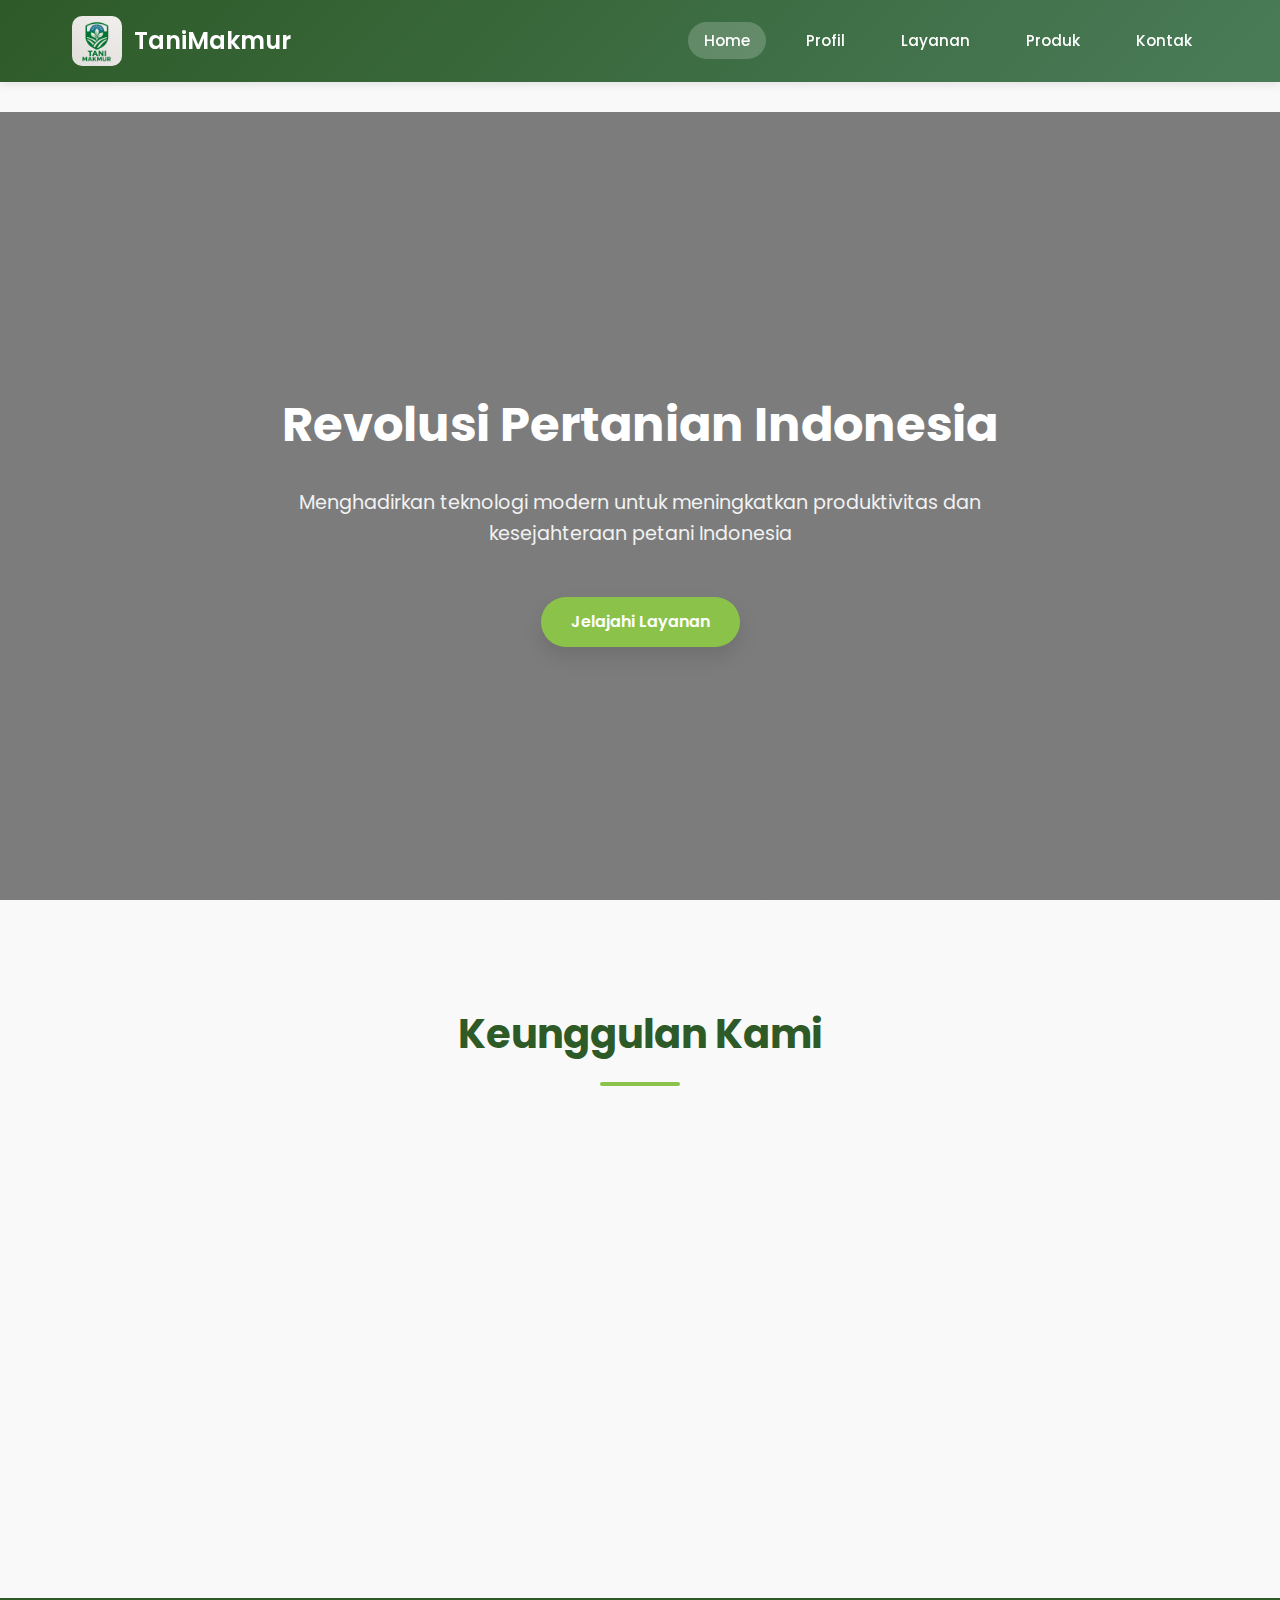
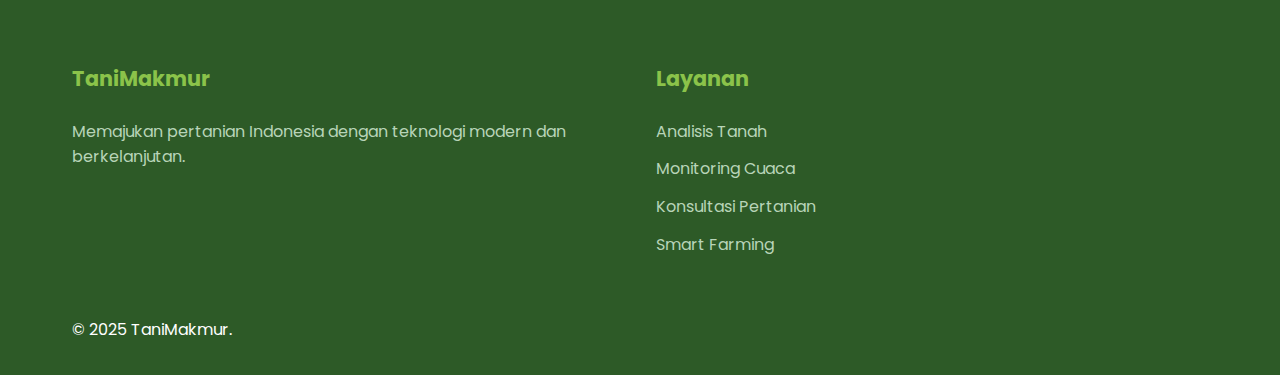
<file: index.html>
<!DOCTYPE html>
<html lang="id">
<head>
    <meta charset="UTF-8">
    <meta name="viewport" content="width=device-width, initial-scale=1.0">
    <meta name="description" content="TaniMakmur - Solusi Pertanian Modern dengan teknologi terkini untuk meningkatkan produktivitas petani">
    <title>TaniMakmur - Solusi Pertanian Modern</title>
    <link rel="preconnect" href="https://fonts.googleapis.com">
    <link rel="preconnect" href="https://fonts.gstatic.com" crossorigin>
    <link href="https://fonts.googleapis.com/css2?family=Poppins:wght@300;400;500;600;700&display=swap" rel="stylesheet">
    <style>
        :root {
            --primary-color: #2d5a27;
            --secondary-color: #4a7c59;
            --accent-color: #8bc34a;
            --text-color: #333;
            --light-text: #b8d4b8;
            --white: #ffffff;
            --light-bg: #f9f9f9;
            --card-shadow: 0 10px 20px rgba(0,0,0,0.1);
            --transition: all 0.3s ease;
        }

        * {
            margin: 0;
            padding: 0;
            box-sizing: border-box;
        }

        body {
            font-family: 'Poppins', sans-serif;
            line-height: 1.6;
            color: var(--text-color);
            overflow-x: hidden;
            background-color: var(--light-bg);
        }

        /* Header */
        header {
            background: linear-gradient(135deg, var(--primary-color), var(--secondary-color));
            color: var(--white);
            padding: 1rem 0;
            position: fixed;
            width: 100%;
            top: 0;
            z-index: 1000;
            box-shadow: 0 2px 10px rgba(0,0,0,0.1);
            transition: var(--transition);
        }

        header.scrolled {
            padding: 0.5rem 0;
        }

        nav {
            display: flex;
            justify-content: space-between;
            align-items: center;
            max-width: 1200px;
            margin: 0 auto;
            padding: 0 2rem;
        }

        .logo {
            display: flex;
            align-items: center;
            font-size: 1.5rem;
            font-weight: 600;
            text-decoration: none;
            color: var(--white);
        }

        .logo-img {
            height: 50px;
            width: 50px;
            margin-right: 0.75rem;
            border-radius: 10px;
            object-fit: contain;
        }

        .nav-links {
            display: flex;
            list-style: none;
            gap: 1.5rem;
        }

        .nav-links a {
            color: var(--white);
            text-decoration: none;
            padding: 0.5rem 1rem;
            border-radius: 25px;
            transition: var(--transition);
            font-weight: 500;
            font-size: 0.95rem;
        }

        .nav-links a:hover, 
        .nav-links a.active {
            background: rgba(255,255,255,0.2);
            transform: translateY(-2px);
        }

        .hamburger {
            display: none;
            cursor: pointer;
            background: none;
            border: none;
            color: var(--white);
            font-size: 1.5rem;
        }

        /* Main Content */
        main {
            margin-top: 80px;
        }

        .page {
            display: none;
            min-height: calc(100vh - 80px);
            padding: 2rem 0;
        }

        .page.active {
            display: block;
        }

        .container {
            max-width: 1200px;
            margin: 0 auto;
            padding: 0 2rem;
        }

        /* Hero Section */
        .hero {
            background: linear-gradient(rgba(0,0,0,0.5), rgba(0,0,0,0.5)), 
                        url('https://deriota.com/img/20230429141448-2023-04-29news141442.jpeg');
            background-size: cover;
            background-position: center;
            background-attachment: fixed;
            height: 90vh;
            display: flex;
            align-items: center;
            justify-content: center;
            text-align: center;
            position: relative;
            color: var(--white);
        }

        .hero-content {
            max-width: 800px;
            padding: 0 1rem;
        }

        .hero-content h1 {
            font-size: 3rem;
            margin-bottom: 1.5rem;
            font-weight: 700;
            animation: fadeIn 1s ease;
        }

        .hero-content p {
            font-size: 1.2rem;
            margin-bottom: 2rem;
            animation: fadeIn 1s ease 0.3s both;
            opacity: 0.9;
        }

        .btn {
            display: inline-block;
            background: var(--accent-color);
            color: var(--white);
            padding: 12px 30px;
            border: none;
            border-radius: 30px;
            font-size: 1rem;
            cursor: pointer;
            text-decoration: none;
            margin-top: 1rem;
            font-weight: 600;
            transition: var(--transition);
            box-shadow: var(--card-shadow);
            animation: fadeIn 1s ease 0.6s both;
        }

        .btn:hover {
            background: var(--secondary-color);
            transform: translateY(-5px);
            box-shadow: 0 15px 25px rgba(0,0,0,0.2);
        }

        /* Features Section */
        .features {
            padding: 5rem 0;
        }

        .features-grid {
            display: grid;
            grid-template-columns: repeat(auto-fit, minmax(280px, 1fr));
            gap: 2rem;
        }

        .feature-card {
            background: var(--white);
            padding: 2rem;
            border-radius: 15px;
            text-align: center;
            transition: var(--transition);
            box-shadow: var(--card-shadow);
        }

        .feature-card:hover {
            transform: translateY(-10px);
            box-shadow: 0 15px 30px rgba(0,0,0,0.15);
        }

        .feature-icon {
            font-size: 3rem;
            margin-bottom: 1.5rem;
            color: var(--primary-color);
        }

        .feature-card h3 {
            margin-bottom: 1rem;
            color: var(--primary-color);
        }

        /* About Page */
        .about-content {
        display: flex;
        flex-direction: column;
        gap: 3rem;
        padding: 4rem 0;

    }


        .about-text1 h2 {
            color: var(--primary-color);
            text-align: top;
            font-size: 2.5rem;
            font-weight: 700px;
            text-align: center;

        }

        .about-text1 h3 {
            color: var(--primary-color);
            text-align: top;
            font-size: 1.5rem;
            font-weight: 700px;
            text-align: center;

        }

        .about-text1 p {
            text-align: left;

        }

       .about-row {
        display: flex;
        gap: 3rem;
        align-items: center;
        justify-content: space-between;

        }

        .about-text2 h2 {
            color: var(--primary-color);
            text-align: top;
            font-size: 1.5rem;
            font-weight: 700px;
            text-align: center;
        }    

        .about-text2 {
        flex: 1;

        }

        .about-img {
        flex: 1;
        margin-bottom: 460px;
        text-align: right;

        }

        .about-img img {
            width: 100%;
            max-width: 400px;
            border-radius: 15px;
            box-shadow: 0 10px 20px rgba(0, 0, 0, 0.1);

        }
        /* Services & Products */
        .services-grid, .products-grid {
            display: grid;
            grid-template-columns: repeat(auto-fit, minmax(300px, 1fr));
            gap: 2rem;
            padding: 2rem 0;
        }

        .service-card, .product-card {
            background: linear-gradient(135deg, var(--secondary-color), var(--primary-color));
            color: var(--white);
            padding: 2rem;
            border-radius: 15px;
            transition: var(--transition);
            box-shadow: var(--card-shadow);
        }

        .service-card:hover, .product-card:hover {
            transform: translateY(-10px);
            box-shadow: 0 15px 30px rgba(0,0,0,0.2);
        }

        .service-card h3, .product-card h3 {
            margin-bottom: 1.5rem;
            font-size: 1.5rem;
            font-weight: 600;
        }

        .service-card ul, .product-card ul {
            margin-top: 1rem;
            padding-left: 1.5rem;
        }

        .service-card li, .product-card li {
            margin-bottom: 0.5rem;
        }

        /* Footer */
        footer {
            background: var(--primary-color);
            color: var(--white);
            padding: 4rem 0 2rem;
            margin-top: 4rem;
        }

        .footer-content {
            display: grid;
            grid-template-columns: repeat(auto-fit, minmax(250px, 1fr));
            gap: 2rem;
            margin-bottom: 3rem;
        }

        .footer-section h3 {
            margin-bottom: 1.5rem;
            color: var(--accent-color);
            font-size: 1.3rem;
        }

        .footer-section p, 
        .footer-section a {
            color: var(--light-text);
            text-decoration: none;
            transition: var(--transition);
            margin-bottom: 0.75rem;
            display: block;
        }

        .footer-section a:hover {
            color: var(--white);
            transform: translateX(5px);
        }


        /* Animations */
        @keyframes fadeIn {
            from {
                opacity: 0;
                transform: translateY(20px);
            }
            to {
                opacity: 1;
                transform: translateY(0);
            }
        }

        @keyframes slideInLeft {
            from {
                opacity: 0;
                transform: translateX(-50px);
            }
            to {
                opacity: 1;
                transform: translateX(0);
            }
        }

        /* Utility Classes */
        .section-title {
            text-align: center;
            color: var(--primary-color);
            font-size: 2.5rem;
            margin-bottom: 3rem;
            font-weight: 700;
            position: relative;
        }

        .section-title:after {
            content: '';
            display: block;
            width: 80px;
            height: 4px;
            background: var(--accent-color);
            margin: 1rem auto 0;
            border-radius: 2px;
        }

        /* Responsive */
        @media (max-width: 992px) {
            .hero-content h1 {
                font-size: 2.5rem;
            }
            
            .about-content {
                grid-template-columns: 1fr;
                text-align: center;
            }
            
            .about-image {
                order: -1;
                margin-bottom: 2rem;
            }
            
            .check-list {
                display: inline-block;
                text-align: left;
            }
        }

        @media (max-width: 768px) {
            .nav-links {
                position: fixed;
                top: 80px;
                left: -100%;
                width: 100%;
                height: calc(100vh - 80px);
                background: var(--primary-color);
                flex-direction: column;
                align-items: center;
                justify-content: center;
                gap: 2rem;
                transition: 0.5s ease;
                z-index: 999;
            }
            
            .nav-links.active {
                left: 0;
            }
            
            .hamburger {
                display: block;
            }
            
            .hero-content h1 {
                font-size: 2rem;
            }
            
            .hero-content p {
                font-size: 1rem;
            }
            
            .section-title {
                font-size: 2rem;
            }
        }

        @media (max-width: 576px) {
            .logo {
                font-size: 1.2rem;
            }
            
            .logo-img {
                height: 40px;
                width: 40px;
            }
            
            .hero {
                height: 80vh;
            }
            
            .contact-form {
                padding: 1.5rem;
            }
        }
    </style>
</head>
<body>
    <header id="mainHeader">
        <nav>
            <a href="#" class="logo" onclick="showPage('home')">
                <img src="logo.png" alt="TaniMakmur Logo" class="logo-img">
                <span>TaniMakmur</span>
            </a>

            <button class="hamburger" id="hamburger">☰</button>
            <ul class="nav-links" id="navLinks">
                <li><a href="#" onclick="showPage('home')" class="nav-link active">Home</a></li>
                <li><a href="#" onclick="showPage('about')" class="nav-link">Profil</a></li>
                <li><a href="#" onclick="showPage('services')" class="nav-link">Layanan</a></li>
                <li><a href="PageProduk.html" onclick="showPage('products')" class="nav-link">Produk</a></li>
                <li><a href="kontak.html" onclick="showPage('contact')" class="nav-link">Kontak</a></li>
            </ul>
        </nav>
    </header>

    <main>
        <!-- Home Page -->
        <div id="home" class="page active">
            <section class="hero">
                <div class="container">
                    <div class="hero-content">
                        <h1>Revolusi Pertanian Indonesia</h1>
                        <p>Menghadirkan teknologi modern untuk meningkatkan produktivitas dan kesejahteraan petani Indonesia</p>
                        <a href="#" class="btn" onclick="showPage('services')">Jelajahi Layanan</a>
                    </div>
                </div>
            </section>

            <section class="features">
                <div class="container">
                    <h2 class="section-title">Keunggulan Kami</h2>
                    <div class="features-grid">
                        <div class="feature-card">
                            <div class="feature-icon">🌱</div>
                            <h3>Teknologi Modern</h3>
                            <p>Menggunakan teknologi terdepan dalam bidang pertanian untuk hasil yang optimal</p>
                        </div>
                        <div class="feature-card">
                            <div class="feature-icon">👨‍🌾</div>
                            <h3>Ahli Berpengalaman</h3>
                            <p>Tim ahli dengan pengalaman puluhan tahun dalam bidang pertanian</p>
                        </div>
                        <div class="feature-card">
                            <div class="feature-icon">🌾</div>
                            <h3>Hasil Berkualitas</h3>
                            <p>Menjamin hasil panen berkualitas tinggi dengan metode yang ramah lingkungan</p>
                        </div>
                    </div>
                </div>
            </section>
        </div>

       <!-- About Page -->
        <div id="about" class="page">
            <section class="container">
                <h2 class="section-title">Profil Perusahaan</h2>
                <div class="about-content">
                    <div class="about-text1">
                        <h2>Tentang TaniMakmur</h2>
                        <p>TaniMakmur adalah perusahaan teknologi pertanian yang berdedikasi untuk memajukan sektor pertanian Indonesia melalui inovasi dan teknologi modern.</p>
                        <p>Didirikan pada tahun 2025, kami akan membantu ribuan petani meningkatkan produktivitas dan kualitas hasil panen mereka dengan solusi pertanian yang berkelanjutan.</p>
                        <h3>Visi</h3> 
                        <p>Menjadi pelopor pertanian modern Indonesia yang berkelanjutan, berdaya saing global, dan menyejahterakan petani melalui inovasi teknologi dan semangat kemandirian.</p>
                        <h3>Misi</h3>
                        <p>Meningkatkan kesejahteraan petani melalui solusi pertanian berbasis teknologi yang mudah diakses dan efisien.
                        <p>Mendorong transformasi digital dalam pertanian dengan menyediakan layanan seperti smart farming, monitoring cuaca, dan analisis tanah berbasis data.
                        <p>Melestarikan lingkungan hidup dengan mempromosikan praktik pertanian organik, ramah lingkungan, dan penggunaan sumber daya yang bijak.</p>
                    </div>
                    <div class="about-row">
                        <div class="about-text2">
                            <h2>Filosofi</h2>    
                            <h3>Nama & Identitas: "Tani Makmur"</h3>
                            <p>Ini mencerminkan kemakmuran dalam pertanian. Tani berarti bercocok tanam, dan makmur mencerminkan hasil yang melimpah, kehidupan petani yang sejahtera, dan pertumbuhan yang berkelanjutan.</p>
                            <h3>Bentuk Perisai</h3>
                            <p>Melambangkan perlindungan, ketahanan, dan kedaulatan pangan. Ini mencerminkan semangat kemandirian petani dan kekuatan menghadapi tantangan zaman. Simbol stabilitas dan keberlanjutan dalam menghadapi perubahan iklim atau ekonomi.</p>
                            <h3>Simbol Daun Tiga & Lahan Bertingkat</h3>
                            <p>Melambangkan pertumbuhan, kehidupan, dan keberagaman hasil tani (padi, hortikultura, dan palawija).</p>
                            <p>Lahan atau garis-garis lengkung : Mewakili area pertanian subur, irigasi yang teratur, dan konektivitas antara petani, alam, dan teknologi.</p>
                            <h3>Bentuk Matahari Setengah Lingkaran</h3>
                            <p>Makna: Harapan baru, tenaga, dan semangat. Representasi waktu pagi, saat kerja keras dimulai simbol dari ketekunan dan dedikasi petani.</p>
                            <h3>Warna Hijau</h3> 
                            <p>Melambangkan kesuburan tanah, kelestarian alam, dan harapan hidup. Identik dengan pertanian yang ramah lingkungan dan berkelanjutan. Warna ini menunjukkan bahwa pertanian dan alam adalah inti utama bisnis.</p>
                            <h3>Warna Biru</h3> 
                            <p>Melambangkan air, langit, dan teknologi. Menunjukkan pentingnya sumber daya air, irigasi, serta keterhubungan dengan langit (cuaca, musim). Menunjukkan bahwa unsur teknologi atau inovasi mendukung tapi tidak mengambil alih.</p>
                            <h3>Warna Putih</h3> 
                            <p>Makna kejujuran, kemurnian, dan transparansi dalam proses usaha. Warna putih memberi ruang ‘nafas’ visual, mencerminkan keterbukaan terhadap perubahan dan kolaborasi.</p>
                        </div>   
                        <div class="about-img">
                            <img src="logo.png" alt="logo">
                        </div>        
                    </div>
                </div>
            </section>
        </div>

        <!-- Services Page -->
        <div id="services" class="page">
            <section class="container">
                <h2 class="section-title">Layanan Kami</h2>
                <div class="services-grid">
                    <div class="service-card">
                        <h3>🔬 Analisis Tanah</h3>
                        <p>Layanan analisis tanah mendalam untuk menentukan komposisi nutrisi dan pH tanah optimal untuk berbagai jenis tanaman.</p>
                        <ul>
                            <li>Analisis kandungan NPK</li>
                            <li>Pengukuran pH tanah</li>
                            <li>Rekomendasi pupuk</li>
                            <li>Konsultasi ahli</li>
                        </ul>
                    </div>
                    <div class="service-card">
                        <h3>🌦️ Monitoring Cuaca</h3>
                        <p>Sistem monitoring cuaca real-time untuk membantu petani merencanakan aktivitas pertanian dengan lebih akurat.</p>
                        <ul>
                            <li>Prakiraan cuaca 7 hari</li>
                            <li>Alert sistem</li>
                            <li>Data historis</li>
                            <li>Mobile app</li>
                        </ul>
                    </div>
                    <div class="service-card">
                        <h3>🌿 Konsultasi Pertanian</h3>
                        <p>Konsultasi dengan ahli pertanian berpengalaman untuk optimalisasi hasil panen dan pengelolaan lahan.</p>
                        <ul>
                            <li>Konsultasi online/offline</li>
                            <li>Perencanaan tanam</li>
                            <li>Manajemen hama</li>
                            <li>Strategi panen</li>
                        </ul>
                    </div>
                    <div class="service-card">
                        <h3>🚜 Smart Farming</h3>
                        <p>Solusi pertanian pintar menggunakan IoT dan sensor untuk otomatisasi sistem irigasi dan monitoring tanaman.</p>
                        <ul>
                            <li>Sensor kelembaban</li>
                            <li>Sistem irigasi otomatis</li>
                            <li>Monitoring real-time</li>
                            <li>Dashboard analytics</li>
                        </ul>
                    </div>
                </div>
            </section>
        </div>

    <footer>
        <div class="container">
            <div class="footer-content">
                <div class="footer-section">
                    <h3>TaniMakmur</h3>
                    <p>Memajukan pertanian Indonesia dengan teknologi modern dan berkelanjutan.</p>
                </div>
                <div class="footer-section">
                    <h3>Layanan</h3>
                    <a href="#" onclick="showPage('services')">Analisis Tanah</a>
                    <a href="#" onclick="showPage('services')">Monitoring Cuaca</a>
                    <a href="#" onclick="showPage('services')">Konsultasi Pertanian</a>
                    <a href="#" onclick="showPage('services')">Smart Farming</a>
                </div>
            </div>
            <div class="footer-bottom">
                <p>&copy; 2025 TaniMakmur.</p>
            </div>
        </div>
    </footer>

    <script>
        // Mobile Navigation
        const hamburger = document.getElementById('hamburger');
        const navLinks = document.getElementById('navLinks');
        
        hamburger.addEventListener('click', () => {
            navLinks.classList.toggle('active');
            hamburger.textContent = navLinks.classList.contains('active') ? '✕' : '☰';
        });
        
        // Close mobile menu when clicking a link
        document.querySelectorAll('.nav-link').forEach(link => {
            link.addEventListener('click', () => {
                if (navLinks.classList.contains('active')) {
                    navLinks.classList.remove('active');
                    hamburger.textContent = '☰';
                }
            });
        });
        
        // Show page function
        function showPage(pageId) {
            // Hide all pages
            const pages = document.querySelectorAll('.page');
            pages.forEach(page => page.classList.remove('active'));
            
            // Show selected page
            document.getElementById(pageId).classList.add('active');
            
            // Update navigation
            const navLinks = document.querySelectorAll('.nav-link');
            navLinks.forEach(link => link.classList.remove('active'));
            event.target.classList.add('active');
            
            // Scroll to top
            window.scrollTo({
                top: 0,
                behavior: 'smooth'
            });
        }

        
        // Header scroll effect
        const header = document.getElementById('mainHeader');
        window.addEventListener('scroll', () => {
            if (window.scrollY > 50) {
                header.classList.add('scrolled');
            } else {
                header.classList.remove('scrolled');
            }
        });
        
        // Intersection Observer for animations
        const animateOnScroll = () => {
            const elements = document.querySelectorAll('.feature-card, .service-card, .about-text, .about-image');
            
            const observer = new IntersectionObserver((entries) => {
                entries.forEach(entry => {
                    if (entry.isIntersecting) {
                        entry.target.style.opacity = '1';
                        entry.target.style.transform = 'translateY(0)';
                        observer.unobserve(entry.target);
                    }
                });
            }, {
                threshold: 0.1
            });
            
            elements.forEach(element => {
                element.style.opacity = '0';
                element.style.transform = 'translateY(20px)';
                element.style.transition = 'opacity 0.6s ease, transform 0.6s ease';
                observer.observe(element);
            });
        };
        
        // Initialize animations when page loads
        document.addEventListener('DOMContentLoaded', () => {
            animateOnScroll();
        });
    </script>
</body>
</html>
</file>
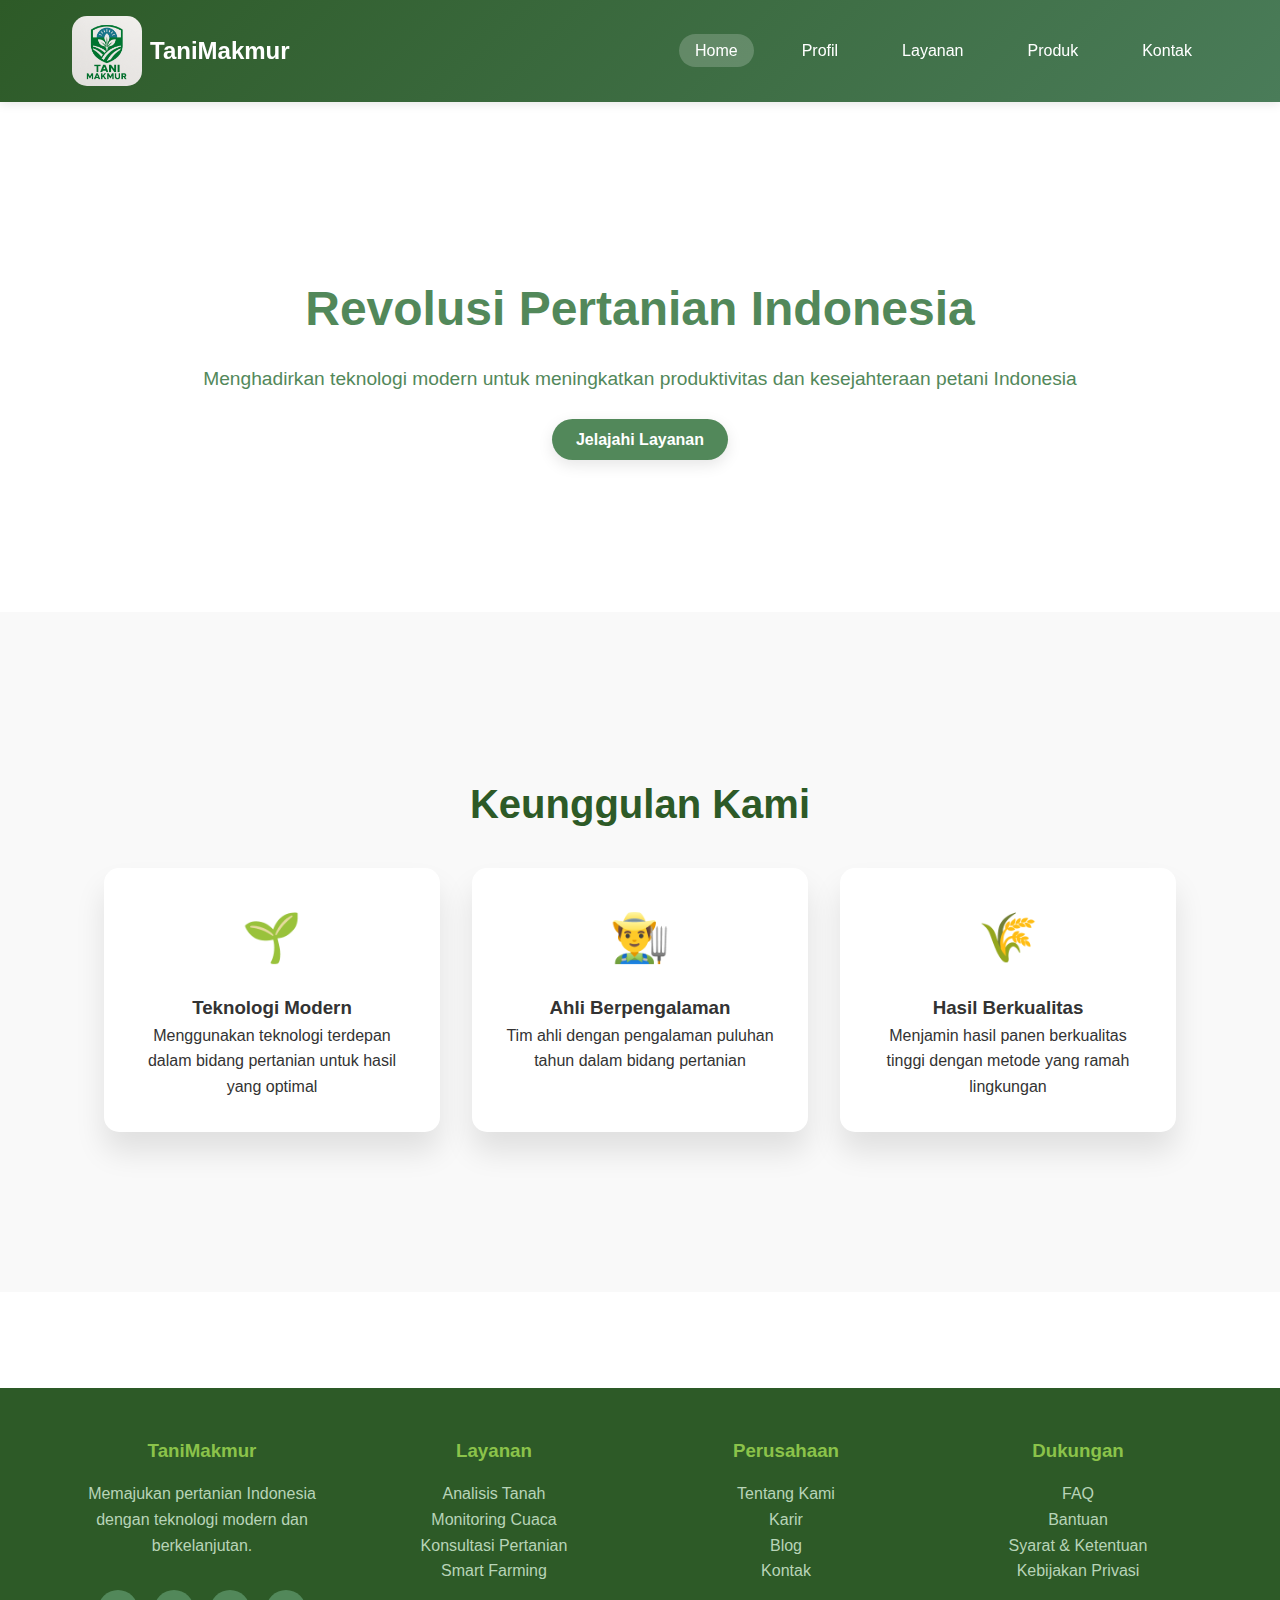
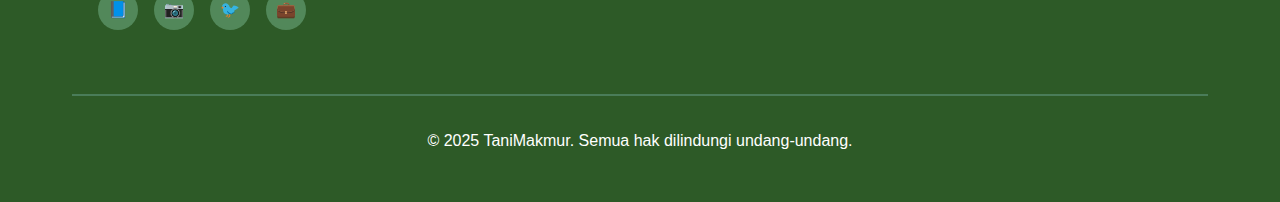
<file: buzz.html>
<!DOCTYPE html>
<html lang="id">
<head>
    <meta charset="UTF-8">
    <meta name="viewport" content="width=device-width, initial-scale=1.0">
    <title>TaniMakmur - Solusi Pertanian Modern</title>
    <style>
        * {
            margin: 0;
            padding: 0;
            box-sizing: border-box;
        }

        body {
            font-family: 'Segoe UI', Tahoma, Geneva, Verdana, sans-serif;
            line-height: 1.6;
            color: #333;
            overflow-x: hidden;
        }

        /* Header */
        header {
            background: linear-gradient(135deg, #2d5a27, #4a7c59);
            color: white;
            padding: 1rem 0;
            position: fixed;
            width: 100%;
            top: 0;
            z-index: 1000;
            box-shadow: 0 2px 10px rgba(0,0,0,0.1);
        }

        nav {
            display: flex;
            justify-content: space-between;
            align-items: center;
            max-width: 1200px;
            margin: 0 auto;
            padding: 0 2rem;
        }

        .logo {
            display: flex;
            align-items: center;
            font-size: 1.5rem;
            font-weight: bold;
        }

        .logo-image {
            height: 70px;
            width: 70px;
            margin-right: 0.5rem;
            border-radius: 15px;
        }

        .nav-links {
            display: flex;
            list-style: none;
            gap: 2rem;
        }

        .nav-links a {
            color: white;
            text-decoration: none;
            padding: 0.5rem 1rem;
            border-radius: 25px;
            transition: all 0.3s ease;
            cursor: pointer;
        }

        .nav-links a:hover, .nav-links a.active {
            background: rgba(255,255,255,0.2);
            transform: translateY(-2px);
        }

        /* Main Content */
        main {
            margin-top: 80px;
        }

        .page {
            display: none;
            min-height: 100vh;
            padding: 2rem 0;
        }

        .page.active {
            display: block;
        }

        .container {
            max-width: 1200px;
            margin: 0 auto;
            padding: 0 2rem;
        }

        /* Home Page */
        .hero {
            background: url('https://source.unsplash.com/1600x900/?agriculture,technology') no-repeat center center;
            background-attachment: fixed;
            height: 500px;
            display: flex;
            flex-direction: column;
            align-items: center;
            justify-content: center;
            color: #52885a;
            text-align: center;
            position: relative;
            background-size: cover;
            background-position: center;
            overflow: hidden;
            animation: fadeIn 1s ease-in-out;
        }

        .hero-content h1 {
            font-size: 3rem;
            margin-bottom: 1rem;
            animation: slideInUp 1s ease;
        }

        .hero-content p {
            font-size: 1.2rem;
            margin-bottom: 2rem;
            animation: slideInUp 1s ease 0.2s both;
        }

        .btn {
            background: #52885a;
            color: white;
            padding: 12px 24px;
            border: none;
            border-radius: 25px;
            font-size: 1rem;
            cursor: pointer;
            text-decoration: none;
            margin-top: 1rem;
            font-weight: bold;
            text-align: center;
            transition: all 0.3s ease;
            box-shadow: 0 5px 15px rgba(0,0,0,0.1);
            animation: slideInUp 3s ease 0.4s both;

        }

        .btn:hover {
            background: #4a7c59;
            transform: translateY(-5px);
            box-shadow: 0 25px 20px rgba(0,0,0,0.2);
        }

        /* Features Section */
        .features {
            background: #f9f9f9;
            padding: 10rem 0;
        }

        .features-grid {
            display: grid;
            grid-template-columns: repeat(auto-fit, minmax(300px, 1fr));
            gap: 2rem;
            padding: 0 2rem;
        }

        .feature-card {
            background: white;
            padding: 2rem;
            border-radius: 15px;
            text-align: center;
            transition: background 0.6s ease, transform 0.6s ease, box-shadow 0.6s ease;
            box-shadow: 0 20px 30px rgba(0,0,0,0.1);
            animation: slideInUp 0.9s ease;
        }

        .feature-card:hover {
            transform: translateY(-20px);
        }

        .feature-icon {
            font-size: 3rem;
            margin-bottom: 1rem;
        }

        /* About Page */
        .about-content {
        display: flex;
        flex-direction: column;
        gap: 3rem;
        padding: 4rem 0;

    }


        .about-text1 h2 {
            color: var(--primary-color);
            text-align: top;
            font-size: 2.5rem;
            font-weight: 700px;
            text-align: center;

        }

        .about-text1 h3 {
            color: var(--primary-color);
            text-align: top;
            font-size: 1.5rem;
            font-weight: 700px;
            text-align: center;

        }

        .about-text1 p {
            text-align: left;

        }

       .about-row {
        display: flex;
        gap: 3rem;
        align-items: center;
        justify-content: space-between;

        }

        .about-text2 h2 {
            color: var(--primary-color);
            text-align: top;
            font-size: 1.5rem;
            font-weight: 700px;
            text-align: center;
        }    

        .about-text2 {
        flex: 1;

        }

        .about-img {
        flex: 1;
        margin-bottom: 460px;
        text-align: right;

        }

        .about-img img {
            width: 100%;
            max-width: 400px;
            border-radius: 15px;
            box-shadow: 0 10px 20px rgba(0, 0, 0, 0.1);

        }


        /* Services Page */
        .services-grid {
            display: grid;
            grid-template-columns: repeat(auto-fit, minmax(350px, 1fr));
            gap: 2rem;
            padding: 2rem 0;
        }

        .service-card {
            background: linear-gradient(135deg, #52885a, #4a7c59);
            color: white;
            padding: 2rem;
            border-radius: 15px;
            transition: transform 0.3s ease;
        }

        .service-card:hover {
            transform: scale(1.05);
        }

        .service-card h3 {
            margin-bottom: 1rem;
            font-size: 1.5rem;
        }

        /* Contact Page */
        .contact-form {
            max-width: 600px;
            margin: 2rem auto;
            background: white;
            padding: 2rem;
            border-radius: 15px;
            box-shadow: 0 10px 30px rgba(0,0,0,0.1);
        }

        .form-group {
            margin-bottom: 1.5rem;
        }

        .form-group label {
            display: block;
            margin-bottom: 0.5rem;
            color: #2d5a27;
            font-weight: bold;
        }

        .form-group input,
        .form-group textarea {
            width: 100%;
            padding: 12px;
            border: 2px solid #e0e0e0;
            border-radius: 8px;
            font-size: 1rem;
            transition: border-color 0.3s ease;
        }

        .form-group input:focus,
        .form-group textarea:focus {
            outline: none;
            border-color: #52885a;
        }

        /* Footer */
        footer {
            background: #2d5a27;
            color: white;
            text-align: center;
            padding: 3rem 0;
            margin-top: 4rem;
        }

        .footer-content {
            display: grid;
            grid-template-columns: repeat(auto-fit, minmax(250px, 1fr));
            gap: 2rem;
            margin-bottom: 2rem;
        }

        .footer-section h3 {
            margin-bottom: 1rem;
            color: #8bc34a;
        }

        .footer-section p, .footer-section a {
            color: #b8d4b8;
            text-decoration: none;
        }

        .footer-section a:hover {
            color: white;
        }

        .social-icons {
            display: flex;
            justify-content: center;
            gap: 1rem;
            margin: 2rem 0;
        }

        .social-icon {
            display: inline-flex;
            align-items: center;
            justify-content: center;
            width: 40px;
            height: 40px;
            background: #52885a;
            color: white;
            border-radius: 50%;
            text-decoration: none;
            transition: transform 0.3s ease;
        }

        .social-icon:hover {
            transform: scale(1.2);
            background: #8bc34a;
        }

        /* Animations */
        @keyframes slideInUp {
            from {
                opacity: 0;
                transform: translateY(50px);
            }
            to {
                opacity: 1;
                transform: translateY(0);
            }
        }

        /* Responsive */
        @media (max-width: 768px) {
            .nav-links {
                flex-direction:column;
                align-items: center;
                transition: 2s;
                gap: 1rem;
            }

            .hero-content h1 {
                font-size: 2rem;
            }

            .about-content {
                grid-template-columns: 1fr;
                text-align: center;
            }

        }

        .section-title {
            text-align: center;
            color: #2d5a27;
            font-size: 2.5rem;
            margin-bottom: 2rem;
        }
    </style>
</head>
<body>
    <header>
        <nav>
            <div class="logo">
            <img src="logo.png" alt="" class="logo-image">
            <span>TaniMakmur</span>
            </div>
            <ul class="nav-links">
                <li><a href="#" onclick="showPage('home')" class="nav-link active">Home</a></li>
                <li><a href="#" onclick="showPage('about')" class="nav-link">Profil</a></li>
                <li><a href="#" onclick="showPage('services')" class="nav-link">Layanan</a></li>
                <li><a href="#" onclick="showPage('products')" class="nav-link">Produk</a></li>
                <li><a href="#" onclick="showPage('contact')" class="nav-link">Kontak</a></li>
            </ul>
        </nav>
    </header>

    <main>
        <!-- Home Page -->
        <div id="home" class="page active">
            <section class="hero">
                <div class="container">
                    <div class="hero-content">
                        <h1>Revolusi Pertanian Indonesia</h1>
                        <p>Menghadirkan teknologi modern untuk meningkatkan produktivitas dan kesejahteraan petani Indonesia</p>
                        <a href="#" class="btn" onclick="showPage('services')">Jelajahi Layanan</a>
                    </div>
                </div>
            </section>

            <section class="features">
                <div class="container">
                    <h2 class="section-title">Keunggulan Kami</h2>
                    <div class="features-grid">
                        <div class="feature-card">
                            <div class="feature-icon">🌱</div>
                            <h3>Teknologi Modern</h3>
                            <p>Menggunakan teknologi terdepan dalam bidang pertanian untuk hasil yang optimal</p>
                        </div>
                        <div class="feature-card">
                            <div class="feature-icon">👨‍🌾</div>
                            <h3>Ahli Berpengalaman</h3>
                            <p>Tim ahli dengan pengalaman puluhan tahun dalam bidang pertanian</p>
                        </div>
                        <div class="feature-card">
                            <div class="feature-icon">🌾</div>
                            <h3>Hasil Berkualitas</h3>
                            <p>Menjamin hasil panen berkualitas tinggi dengan metode yang ramah lingkungan</p>
                        </div>
                    </div>
                </div>
            </section>
        </div>

        <!-- About Page -->
        <div id="about" class="page">
            <section class="container">
                <h2 class="section-title">Profil Perusahaan</h2>
                <div class="about-content">
                    <div class="about-text1">
                        <h2>Tentang TaniMakmur</h2>
                        <p>TaniMakmur adalah perusahaan teknologi pertanian yang berdedikasi untuk memajukan sektor pertanian Indonesia melalui inovasi dan teknologi modern.</p>
                        <p>Didirikan pada tahun 2025, kami akan membantu ribuan petani meningkatkan produktivitas dan kualitas hasil panen mereka dengan solusi pertanian yang berkelanjutan.</p>
                        <h3>Visi</h3> 
                        <p>Menjadi pelopor pertanian modern Indonesia yang berkelanjutan, berdaya saing global, dan menyejahterakan petani melalui inovasi teknologi dan semangat kemandirian.</p>
                        <h3>Misi</h3>
                        <p>Meningkatkan kesejahteraan petani melalui solusi pertanian berbasis teknologi yang mudah diakses dan efisien.
                        <p>Mendorong transformasi digital dalam pertanian dengan menyediakan layanan seperti smart farming, monitoring cuaca, dan analisis tanah berbasis data.
                        <p>Melestarikan lingkungan hidup dengan mempromosikan praktik pertanian organik, ramah lingkungan, dan penggunaan sumber daya yang bijak.</p>
                    </div>
                    <div class="about-row">
                        <div class="about-text2">
                            <h2>Filosofi</h2>    
                            <h3>Nama & Identitas: "Tani Makmur"</h3>
                            <p>Ini mencerminkan kemakmuran dalam pertanian. Tani berarti bercocok tanam, dan makmur mencerminkan hasil yang melimpah, kehidupan petani yang sejahtera, dan pertumbuhan yang berkelanjutan.</p>
                            <h3>Bentuk Perisai</h3>
                            <p>Melambangkan perlindungan, ketahanan, dan kedaulatan pangan. Ini mencerminkan semangat kemandirian petani dan kekuatan menghadapi tantangan zaman. Simbol stabilitas dan keberlanjutan dalam menghadapi perubahan iklim atau ekonomi.</p>
                            <h3>Simbol Daun Tiga & Lahan Bertingkat</h3>
                            <p>Melambangkan pertumbuhan, kehidupan, dan keberagaman hasil tani (padi, hortikultura, dan palawija).</p>
                            <p>Lahan atau garis-garis lengkung : Mewakili area pertanian subur, irigasi yang teratur, dan konektivitas antara petani, alam, dan teknologi.</p>
                            <h3>Bentuk Matahari Setengah Lingkaran</h3>
                            <p>Makna: Harapan baru, tenaga, dan semangat. Representasi waktu pagi, saat kerja keras dimulai simbol dari ketekunan dan dedikasi petani.</p>
                            <h3>Warna Hijau</h3> 
                            <p>Melambangkan kesuburan tanah, kelestarian alam, dan harapan hidup. Identik dengan pertanian yang ramah lingkungan dan berkelanjutan. Warna ini menunjukkan bahwa pertanian dan alam adalah inti utama bisnis.</p>
                            <h3>Warna Biru</h3> 
                            <p>Melambangkan air, langit, dan teknologi. Menunjukkan pentingnya sumber daya air, irigasi, serta keterhubungan dengan langit (cuaca, musim). Menunjukkan bahwa unsur teknologi atau inovasi mendukung tapi tidak mengambil alih.</p>
                            <h3>Warna Putih</h3> 
                            <p>Makna kejujuran, kemurnian, dan transparansi dalam proses usaha. Warna putih memberi ruang ‘nafas’ visual, mencerminkan keterbukaan terhadap perubahan dan kolaborasi.</p>
                        </div>   
                        <div class="about-img">
                            <img src="logo.png" alt="logo">
                        </div>        
                    </div>
                </div>
            </section>
        </div>

        <!-- Services Page -->
        <div id="services" class="page">
            <section class="container">
                <h2 class="section-title">Layanan Kami</h2>
                <div class="services-grid">
                    <div class="service-card">
                        <h3>🔬 Analisis Tanah</h3>
                        <p>Layanan analisis tanah mendalam untuk menentukan komposisi nutrisi dan pH tanah optimal untuk berbagai jenis tanaman.</p>
                        <ul style="margin-top: 1rem;">
                            <li>Analisis kandungan NPK</li>
                            <li>Pengukuran pH tanah</li>
                            <li>Rekomendasi pupuk</li>
                            <li>Konsultasi ahli</li>
                        </ul>
                    </div>
                    <div class="service-card">
                        <h3>🌦️ Monitoring Cuaca</h3>
                        <p>Sistem monitoring cuaca real-time untuk membantu petani merencanakan aktivitas pertanian dengan lebih akurat.</p>
                        <ul style="margin-top: 1rem;">
                            <li>Prakiraan cuaca 7 hari</li>
                            <li>Alert sistem</li>
                            <li>Data historis</li>
                            <li>Mobile app</li>
                        </ul>
                    </div>
                    <div class="service-card">
                        <h3>🌿 Konsultasi Pertanian</h3>
                        <p>Konsultasi dengan ahli pertanian berpengalaman untuk optimalisasi hasil panen dan pengelolaan lahan.</p>
                        <ul style="margin-top: 1rem;">
                            <li>Konsultasi online/offline</li>
                            <li>Perencanaan tanam</li>
                            <li>Manajemen hama</li>
                            <li>Strategi panen</li>
                        </ul>
                    </div>
                    <div class="service-card">
                        <h3>🚜 Smart Farming</h3>
                        <p>Solusi pertanian pintar menggunakan IoT dan sensor untuk otomatisasi sistem irigasi dan monitoring tanaman.</p>
                        <ul style="margin-top: 1rem;">
                            <li>Sensor kelembaban</li>
                            <li>Sistem irigasi otomatis</li>
                            <li>Monitoring real-time</li>
                            <li>Dashboard analytics</li>
                        </ul>
                    </div>
                </div>
            </section>
        </div>

        <!-- Products Page -->
        <div id="products" class="page">
            <section class="container">
                <h2 class="section-title">Produk Unggulan</h2>
                <div class="services-grid">
                    <div class="service-card">
                        <h3>🌱 Bibit Unggul</h3>
                        <p>Bibit berkualitas tinggi hasil riset dan pengembangan untuk berbagai jenis tanaman pangan dan hortikultura.</p>
                        <div style="margin-top: 1rem;">
                            <strong>Keunggulan:</strong>
                            <ul style="margin-top: 0.5rem;">
                                <li>Tahan hama dan penyakit</li>
                                <li>Produktivitas tinggi</li>
                                <li>Adaptasi iklim tropis</li>
                                <li>Sertifikat benih</li>
                            </ul>
                        </div>
                    </div>
                    <div class="service-card">
                        <h3>🧪 Pupuk Organik</h3>
                        <p>Pupuk organik premium yang ramah lingkungan untuk meningkatkan kesuburan tanah secara alami.</p>
                        <div style="margin-top: 1rem;">
                            <strong>Komposisi:</strong>
                            <ul style="margin-top: 0.5rem;">
                                <li>Kompos matang 60%</li>
                                <li>Mikroorganisme 25%</li>
                                <li>Mineral alami 15%</li>
                                <li>Bebas kimia berbahaya</li>
                            </ul>
                        </div>
                    </div>
                    <div class="service-card">
                        <h3>📱 AgriApp Mobile</h3>
                        <p>Aplikasi mobile terintegrasi untuk manajemen pertanian modern di ujung jari Anda.</p>
                        <div style="margin-top: 1rem;">
                            <strong>Fitur:</strong>
                            <ul style="margin-top: 0.5rem;">
                                <li>Kalendar tanam</li>
                                <li>Marketplace produk</li>
                                <li>Forum diskusi</li>
                                <li>Edukasi pertanian</li>
                            </ul>
                        </div>
                    </div>
                    <div class="service-card">
                        <h3>⚙️ Alat Pertanian</h3>
                        <p>Peralatan pertanian modern untuk meningkatkan efisiensi dan produktivitas kerja petani.</p>
                        <div style="margin-top: 1rem;">
                            <strong>Katalog:</strong>
                            <ul style="margin-top: 0.5rem;">
                                <li>Hand sprayer elektrik</li>
                                <li>Mesin tanam otomatis</li>
                                <li>Drone penyemprot</li>
                                <li>Sensor monitoring</li>
                            </ul>
                        </div>
                    </div>
                </div>
            </section>
        </div>

        <!-- Contact Page -->
        <div id="contact" class="page">
            <section class="container">
                <h2 class="section-title">Hubungi Kami</h2>
                <div class="contact-form">
                    <form id="contactForm">
                        <div class="form-group">
                            <label for="name">Nama Lengkap</label>
                            <input type="text" id="name" name="name" required>
                        </div>
                        <div class="form-group">
                            <label for="email">Email</label>
                            <input type="email" id="email" name="email" required>
                        </div>
                        <div class="form-group">
                            <label for="phone">Nomor Telepon</label>
                            <input type="tel" id="phone" name="phone" required>
                        </div>
                        <div class="form-group">
                            <label for="subject">Subjek</label>
                            <input type="text" id="subject" name="subject" required>
                        </div>
                        <div class="form-group">
                            <label for="message">Pesan</label>
                            <textarea id="message" name="message" rows="5" required></textarea>
                        </div>
                        <button type="submit" class="btn" style="width: 100%;">Kirim Pesan</button>
                    </form>
                </div>

                <div style="margin-top: 3rem; text-align: center;">
                    <h3 style="color: #2d5a27; margin-bottom: 1rem;">Informasi Kontak</h3>
                    <div style="display: grid; grid-template-columns: repeat(auto-fit, minmax(200px, 1fr)); gap: 2rem; margin-top: 2rem;">
                        <div>
                            <h4 style="color: #52885a;">📍 Alamat</h4>
                            <p>Jl. Pertanian Raya No. 123<br>Jakarta Selatan 12950</p>
                        </div>
                        <div>
                            <h4 style="color: #52885a;">📞 Telepon</h4>
                            <p>+62 21 1234 5678<br>+62 812 3456 7890</p>
                        </div>
                        <div>
                            <h4 style="color: #52885a;">✉️ Email</h4>
                            <p>info@tanimakmur.co.id<br>support@tanimakmur.co.id</p>
                        </div>
                    </div>
                </div>
            </section>
        </div>
    </main>

    <footer>
        <div class="container">
            <div class="footer-content">
                <div class="footer-section">
                    <h3>TaniMakmur</h3>
                    <p>Memajukan pertanian Indonesia dengan teknologi modern dan berkelanjutan.</p>
                    <div class="social-icons">
                        <a href="#" class="social-icon">📘</a>
                        <a href="#" class="social-icon">📷</a>
                        <a href="#" class="social-icon">🐦</a>
                        <a href="#" class="social-icon">💼</a>
                    </div>
                </div>
                <div class="footer-section">
                    <h3>Layanan</h3>
                    <p><a href="#">Analisis Tanah</a></p>
                    <p><a href="#">Monitoring Cuaca</a></p>
                    <p><a href="#">Konsultasi Pertanian</a></p>
                    <p><a href="#">Smart Farming</a></p>
                </div>
                <div class="footer-section">
                    <h3>Perusahaan</h3>
                    <p><a href="#">Tentang Kami</a></p>
                    <p><a href="#">Karir</a></p>
                    <p><a href="#">Blog</a></p>
                    <p><a href="#">Kontak</a></p>
                </div>
                <div class="footer-section">
                    <h3>Dukungan</h3>
                    <p><a href="#">FAQ</a></p>
                    <p><a href="#">Bantuan</a></p>
                    <p><a href="#">Syarat & Ketentuan</a></p>
                    <p><a href="#">Kebijakan Privasi</a></p>
                </div>
            </div>
            <hr style="border: 1px solid #4a7c59; margin: 2rem 0;">
            <p>&copy; 2025 TaniMakmur. Semua hak dilindungi undang-undang.</p>
        </div>
    </footer>

    <script>
    function showPage(pageId) {
        // Hide all pages
        const pages = document.querySelectorAll('.page');
        pages.forEach(page => page.classList.remove('active'));
        
        // Show selected page
        document.getElementById(pageId).classList.add('active');
        
        // Update navigation
        const navLinks = document.querySelectorAll('.nav-link');
        navLinks.forEach(link => link.classList.remove('active'));
        event.target.classList.add('active');

        // Scroll to top
        window.scrollTo(0, 0);
    }

    // Contact form submission
    document.getElementById('contactForm').addEventListener('submit', function(e) {
        e.preventDefault();
        alert('Terima kasih! Pesan Anda telah dikirim. Tim kami akan segera menghubungi Anda.');
        this.reset();
    });

    // Smooth scrolling and animations on scroll
    document.addEventListener('DOMContentLoaded', function () {
        const observerOptions = {
            threshold: 0.1
        };

        const observer = new IntersectionObserver((entries, observer) => {
            entries.forEach(entry => {
                if (entry.isIntersecting) {
                    entry.target.style.animationPlayState = 'running';
                    observer.unobserve(entry.target); // run only once
                }
            });
        }, observerOptions);

        // Select elements to animate
        const animatedElements = document.querySelectorAll('.feature-card, .service-card');
        animatedElements.forEach(el => {
            el.style.animationPlayState = 'paused';
            observer.observe(el);
        });
    });
    </script>
</body>
</html>
</file>
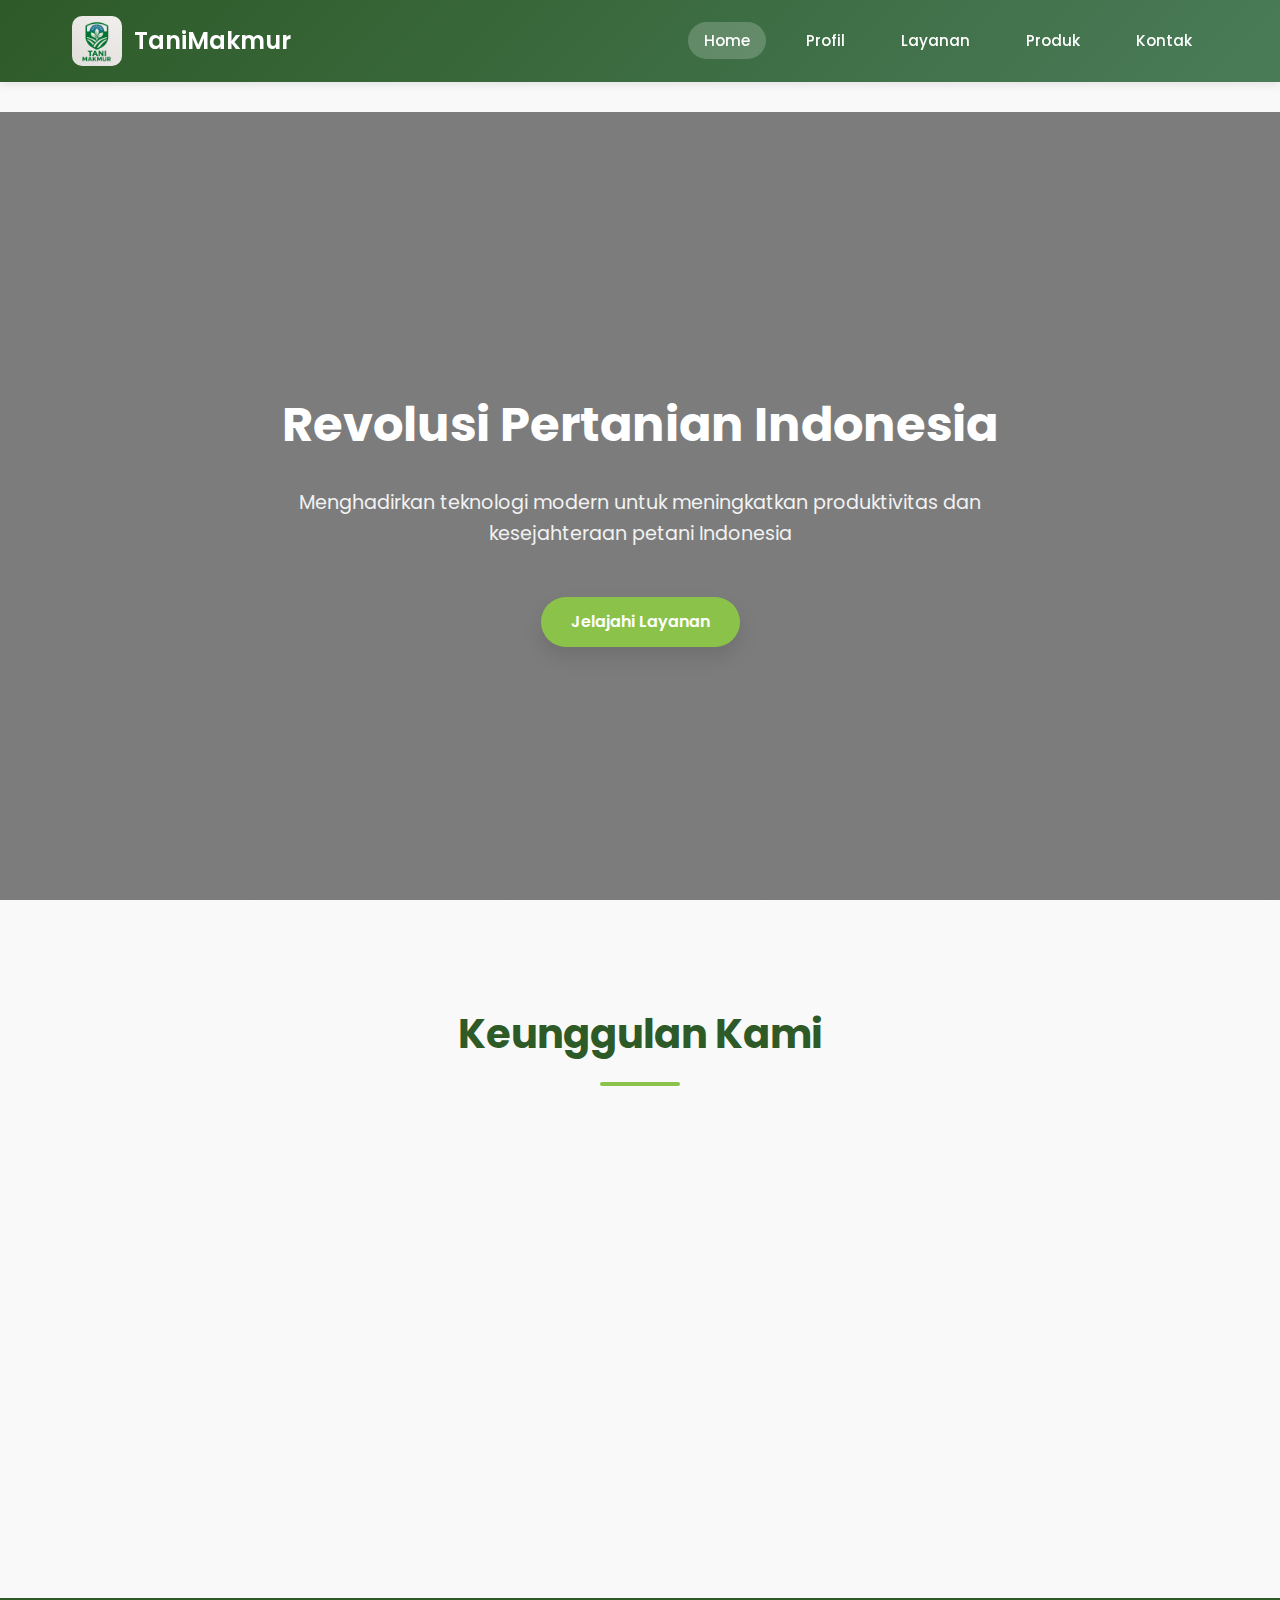
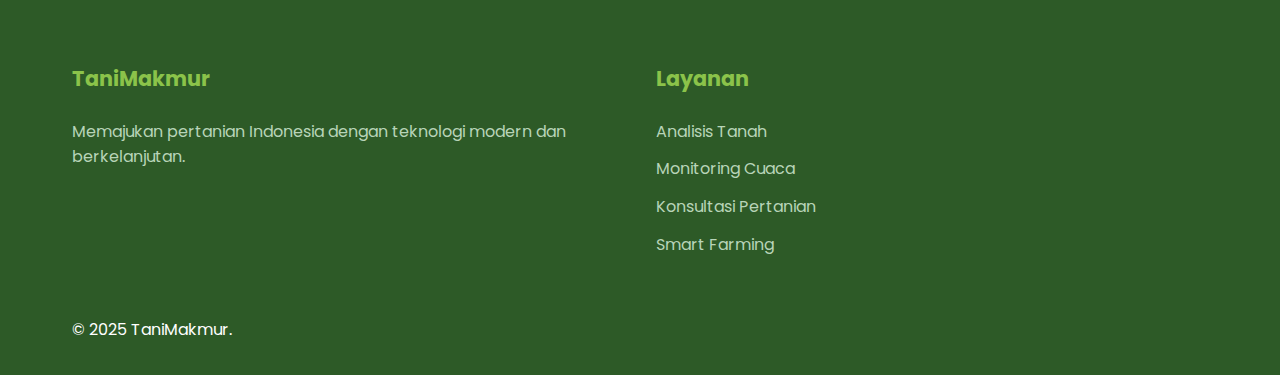
<file: h.html>
<!DOCTYPE html>
<html lang="id">
<head>
    <meta charset="UTF-8">
    <meta name="viewport" content="width=device-width, initial-scale=1.0">
    <meta name="description" content="TaniMakmur - Solusi Pertanian Modern dengan teknologi terkini untuk meningkatkan produktivitas petani">
    <title>TaniMakmur - Solusi Pertanian Modern</title>
    <link rel="preconnect" href="https://fonts.googleapis.com">
    <link rel="preconnect" href="https://fonts.gstatic.com" crossorigin>
    <link href="https://fonts.googleapis.com/css2?family=Poppins:wght@300;400;500;600;700&display=swap" rel="stylesheet">
    <style>
        :root {
            --primary-color: #2d5a27;
            --secondary-color: #4a7c59;
            --accent-color: #8bc34a;
            --text-color: #333;
            --light-text: #b8d4b8;
            --white: #ffffff;
            --light-bg: #f9f9f9;
            --card-shadow: 0 10px 20px rgba(0,0,0,0.1);
            --transition: all 0.3s ease;
        }

        * {
            margin: 0;
            padding: 0;
            box-sizing: border-box;
        }

        body {
            font-family: 'Poppins', sans-serif;
            line-height: 1.6;
            color: var(--text-color);
            overflow-x: hidden;
            background-color: var(--light-bg);
        }

        /* Header */
        header {
            background: linear-gradient(135deg, var(--primary-color), var(--secondary-color));
            color: var(--white);
            padding: 1rem 0;
            position: fixed;
            width: 100%;
            top: 0;
            z-index: 1000;
            box-shadow: 0 2px 10px rgba(0,0,0,0.1);
            transition: var(--transition);
        }

        header.scrolled {
            padding: 0.5rem 0;
        }

        nav {
            display: flex;
            justify-content: space-between;
            align-items: center;
            max-width: 1200px;
            margin: 0 auto;
            padding: 0 2rem;
        }

        .logo {
            display: flex;
            align-items: center;
            font-size: 1.5rem;
            font-weight: 600;
            text-decoration: none;
            color: var(--white);
        }

        .logo-img {
            height: 50px;
            width: 50px;
            margin-right: 0.75rem;
            border-radius: 10px;
            object-fit: contain;
        }

        .nav-links {
            display: flex;
            list-style: none;
            gap: 1.5rem;
        }

        .nav-links a {
            color: var(--white);
            text-decoration: none;
            padding: 0.5rem 1rem;
            border-radius: 25px;
            transition: var(--transition);
            font-weight: 500;
            font-size: 0.95rem;
        }

        .nav-links a:hover, 
        .nav-links a.active {
            background: rgba(255,255,255,0.2);
            transform: translateY(-2px);
        }

        .hamburger {
            display: none;
            cursor: pointer;
            background: none;
            border: none;
            color: var(--white);
            font-size: 1.5rem;
        }

        /* Main Content */
        main {
            margin-top: 80px;
        }

        .page {
            display: none;
            min-height: calc(100vh - 80px);
            padding: 2rem 0;
        }

        .page.active {
            display: block;
        }

        .container {
            max-width: 1200px;
            margin: 0 auto;
            padding: 0 2rem;
        }

        /* Hero Section */
        .hero {
            background: linear-gradient(rgba(0,0,0,0.5), rgba(0,0,0,0.5)), 
                        url('https://deriota.com/img/20230429141448-2023-04-29news141442.jpeg');
            background-size: cover;
            background-position: center;
            background-attachment: fixed;
            height: 90vh;
            display: flex;
            align-items: center;
            justify-content: center;
            text-align: center;
            position: relative;
            color: var(--white);
        }

        .hero-content {
            max-width: 800px;
            padding: 0 1rem;
        }

        .hero-content h1 {
            font-size: 3rem;
            margin-bottom: 1.5rem;
            font-weight: 700;
            animation: fadeIn 1s ease;
        }

        .hero-content p {
            font-size: 1.2rem;
            margin-bottom: 2rem;
            animation: fadeIn 1s ease 0.3s both;
            opacity: 0.9;
        }

        .btn {
            display: inline-block;
            background: var(--accent-color);
            color: var(--white);
            padding: 12px 30px;
            border: none;
            border-radius: 30px;
            font-size: 1rem;
            cursor: pointer;
            text-decoration: none;
            margin-top: 1rem;
            font-weight: 600;
            transition: var(--transition);
            box-shadow: var(--card-shadow);
            animation: fadeIn 1s ease 0.6s both;
        }

        .btn:hover {
            background: var(--secondary-color);
            transform: translateY(-5px);
            box-shadow: 0 15px 25px rgba(0,0,0,0.2);
        }

        /* Features Section */
        .features {
            padding: 5rem 0;
        }

        .features-grid {
            display: grid;
            grid-template-columns: repeat(auto-fit, minmax(280px, 1fr));
            gap: 2rem;
        }

        .feature-card {
            background: var(--white);
            padding: 2rem;
            border-radius: 15px;
            text-align: center;
            transition: var(--transition);
            box-shadow: var(--card-shadow);
        }

        .feature-card:hover {
            transform: translateY(-10px);
            box-shadow: 0 15px 30px rgba(0,0,0,0.15);
        }

        .feature-icon {
            font-size: 3rem;
            margin-bottom: 1.5rem;
            color: var(--primary-color);
        }

        .feature-card h3 {
            margin-bottom: 1rem;
            color: var(--primary-color);
        }

        /* About Page */
        .about-content {
        display: flex;
        flex-direction: column;
        gap: 3rem;
        padding: 4rem 0;

    }


        .about-text1 h2 {
            color: var(--primary-color);
            text-align: top;
            font-size: 2.5rem;
            font-weight: 700px;
            text-align: center;

        }

        .about-text1 h3 {
            color: var(--primary-color);
            text-align: top;
            font-size: 1.5rem;
            font-weight: 700px;
            text-align: center;

        }

        .about-text1 p {
            text-align: left;

        }

       .about-row {
        display: flex;
        gap: 3rem;
        align-items: center;
        justify-content: space-between;

        }

        .about-text2 h2 {
            color: var(--primary-color);
            text-align: top;
            font-size: 1.5rem;
            font-weight: 700px;
            text-align: center;
        }    

        .about-text2 {
        flex: 1;

        }

        .about-img {
        flex: 1;
        margin-bottom: 460px;
        text-align: right;

        }

        .about-img img {
            width: 100%;
            max-width: 400px;
            border-radius: 15px;
            box-shadow: 0 10px 20px rgba(0, 0, 0, 0.1);

        }
        /* Services & Products */
        .services-grid, .products-grid {
            display: grid;
            grid-template-columns: repeat(auto-fit, minmax(300px, 1fr));
            gap: 2rem;
            padding: 2rem 0;
        }

        .service-card, .product-card {
            background: linear-gradient(135deg, var(--secondary-color), var(--primary-color));
            color: var(--white);
            padding: 2rem;
            border-radius: 15px;
            transition: var(--transition);
            box-shadow: var(--card-shadow);
        }

        .service-card:hover, .product-card:hover {
            transform: translateY(-10px);
            box-shadow: 0 15px 30px rgba(0,0,0,0.2);
        }

        .service-card h3, .product-card h3 {
            margin-bottom: 1.5rem;
            font-size: 1.5rem;
            font-weight: 600;
        }

        .service-card ul, .product-card ul {
            margin-top: 1rem;
            padding-left: 1.5rem;
        }

        .service-card li, .product-card li {
            margin-bottom: 0.5rem;
        }

        /* Footer */
        footer {
            background: var(--primary-color);
            color: var(--white);
            padding: 4rem 0 2rem;
            margin-top: 4rem;
        }

        .footer-content {
            display: grid;
            grid-template-columns: repeat(auto-fit, minmax(250px, 1fr));
            gap: 2rem;
            margin-bottom: 3rem;
        }

        .footer-section h3 {
            margin-bottom: 1.5rem;
            color: var(--accent-color);
            font-size: 1.3rem;
        }

        .footer-section p, 
        .footer-section a {
            color: var(--light-text);
            text-decoration: none;
            transition: var(--transition);
            margin-bottom: 0.75rem;
            display: block;
        }

        .footer-section a:hover {
            color: var(--white);
            transform: translateX(5px);
        }


        /* Animations */
        @keyframes fadeIn {
            from {
                opacity: 0;
                transform: translateY(20px);
            }
            to {
                opacity: 1;
                transform: translateY(0);
            }
        }

        @keyframes slideInLeft {
            from {
                opacity: 0;
                transform: translateX(-50px);
            }
            to {
                opacity: 1;
                transform: translateX(0);
            }
        }

        /* Utility Classes */
        .section-title {
            text-align: center;
            color: var(--primary-color);
            font-size: 2.5rem;
            margin-bottom: 3rem;
            font-weight: 700;
            position: relative;
        }

        .section-title:after {
            content: '';
            display: block;
            width: 80px;
            height: 4px;
            background: var(--accent-color);
            margin: 1rem auto 0;
            border-radius: 2px;
        }

        /* Responsive */
        @media (max-width: 992px) {
            .hero-content h1 {
                font-size: 2.5rem;
            }
            
            .about-content {
                grid-template-columns: 1fr;
                text-align: center;
            }
            
            .about-image {
                order: -1;
                margin-bottom: 2rem;
            }
            
            .check-list {
                display: inline-block;
                text-align: left;
            }
        }

        @media (max-width: 768px) {
            .nav-links {
                position: fixed;
                top: 80px;
                left: -100%;
                width: 100%;
                height: calc(100vh - 80px);
                background: var(--primary-color);
                flex-direction: column;
                align-items: center;
                justify-content: center;
                gap: 2rem;
                transition: 0.5s ease;
                z-index: 999;
            }
            
            .nav-links.active {
                left: 0;
            }
            
            .hamburger {
                display: block;
            }
            
            .hero-content h1 {
                font-size: 2rem;
            }
            
            .hero-content p {
                font-size: 1rem;
            }
            
            .section-title {
                font-size: 2rem;
            }
        }

        @media (max-width: 576px) {
            .logo {
                font-size: 1.2rem;
            }
            
            .logo-img {
                height: 40px;
                width: 40px;
            }
            
            .hero {
                height: 80vh;
            }
            
            .contact-form {
                padding: 1.5rem;
            }
        }
    </style>
</head>
<body>
    <header id="mainHeader">
        <nav>
            <a href="#" class="logo" onclick="showPage('home')">
                <img src="logo.png" alt="TaniMakmur Logo" class="logo-img">
                <span>TaniMakmur</span>
            </a>

            <button class="hamburger" id="hamburger">☰</button>
            <ul class="nav-links" id="navLinks">
                <li><a href="#" onclick="showPage('home')" class="nav-link active">Home</a></li>
                <li><a href="#" onclick="showPage('about')" class="nav-link">Profil</a></li>
                <li><a href="#" onclick="showPage('services')" class="nav-link">Layanan</a></li>
                <li><a href="PageProduk.html" onclick="showPage('products')" class="nav-link">Produk</a></li>
                <li><a href="kontak.html" onclick="showPage('contact')" class="nav-link">Kontak</a></li>
            </ul>
        </nav>
    </header>

    <main>
        <!-- Home Page -->
        <div id="home" class="page active">
            <section class="hero">
                <div class="container">
                    <div class="hero-content">
                        <h1>Revolusi Pertanian Indonesia</h1>
                        <p>Menghadirkan teknologi modern untuk meningkatkan produktivitas dan kesejahteraan petani Indonesia</p>
                        <a href="#" class="btn" onclick="showPage('services')">Jelajahi Layanan</a>
                    </div>
                </div>
            </section>

            <section class="features">
                <div class="container">
                    <h2 class="section-title">Keunggulan Kami</h2>
                    <div class="features-grid">
                        <div class="feature-card">
                            <div class="feature-icon">🌱</div>
                            <h3>Teknologi Modern</h3>
                            <p>Menggunakan teknologi terdepan dalam bidang pertanian untuk hasil yang optimal</p>
                        </div>
                        <div class="feature-card">
                            <div class="feature-icon">👨‍🌾</div>
                            <h3>Ahli Berpengalaman</h3>
                            <p>Tim ahli dengan pengalaman puluhan tahun dalam bidang pertanian</p>
                        </div>
                        <div class="feature-card">
                            <div class="feature-icon">🌾</div>
                            <h3>Hasil Berkualitas</h3>
                            <p>Menjamin hasil panen berkualitas tinggi dengan metode yang ramah lingkungan</p>
                        </div>
                    </div>
                </div>
            </section>
        </div>

       <!-- About Page -->
        <div id="about" class="page">
            <section class="container">
                <h2 class="section-title">Profil Perusahaan</h2>
                <div class="about-content">
                    <div class="about-text1">
                        <h2>Tentang TaniMakmur</h2>
                        <p>TaniMakmur adalah perusahaan teknologi pertanian yang berdedikasi untuk memajukan sektor pertanian Indonesia melalui inovasi dan teknologi modern.</p>
                        <p>Didirikan pada tahun 2025, kami akan membantu ribuan petani meningkatkan produktivitas dan kualitas hasil panen mereka dengan solusi pertanian yang berkelanjutan.</p>
                        <h3>Visi</h3> 
                        <p>Menjadi pelopor pertanian modern Indonesia yang berkelanjutan, berdaya saing global, dan menyejahterakan petani melalui inovasi teknologi dan semangat kemandirian.</p>
                        <h3>Misi</h3>
                        <p>Meningkatkan kesejahteraan petani melalui solusi pertanian berbasis teknologi yang mudah diakses dan efisien.
                        <p>Mendorong transformasi digital dalam pertanian dengan menyediakan layanan seperti smart farming, monitoring cuaca, dan analisis tanah berbasis data.
                        <p>Melestarikan lingkungan hidup dengan mempromosikan praktik pertanian organik, ramah lingkungan, dan penggunaan sumber daya yang bijak.</p>
                    </div>
                    <div class="about-row">
                        <div class="about-text2">
                            <h2>Filosofi</h2>    
                            <h3>Nama & Identitas: "Tani Makmur"</h3>
                            <p>Ini mencerminkan kemakmuran dalam pertanian. Tani berarti bercocok tanam, dan makmur mencerminkan hasil yang melimpah, kehidupan petani yang sejahtera, dan pertumbuhan yang berkelanjutan.</p>
                            <h3>Bentuk Perisai</h3>
                            <p>Melambangkan perlindungan, ketahanan, dan kedaulatan pangan. Ini mencerminkan semangat kemandirian petani dan kekuatan menghadapi tantangan zaman. Simbol stabilitas dan keberlanjutan dalam menghadapi perubahan iklim atau ekonomi.</p>
                            <h3>Simbol Daun Tiga & Lahan Bertingkat</h3>
                            <p>Melambangkan pertumbuhan, kehidupan, dan keberagaman hasil tani (padi, hortikultura, dan palawija).</p>
                            <p>Lahan atau garis-garis lengkung : Mewakili area pertanian subur, irigasi yang teratur, dan konektivitas antara petani, alam, dan teknologi.</p>
                            <h3>Bentuk Matahari Setengah Lingkaran</h3>
                            <p>Makna: Harapan baru, tenaga, dan semangat. Representasi waktu pagi, saat kerja keras dimulai simbol dari ketekunan dan dedikasi petani.</p>
                            <h3>Warna Hijau</h3> 
                            <p>Melambangkan kesuburan tanah, kelestarian alam, dan harapan hidup. Identik dengan pertanian yang ramah lingkungan dan berkelanjutan. Warna ini menunjukkan bahwa pertanian dan alam adalah inti utama bisnis.</p>
                            <h3>Warna Biru</h3> 
                            <p>Melambangkan air, langit, dan teknologi. Menunjukkan pentingnya sumber daya air, irigasi, serta keterhubungan dengan langit (cuaca, musim). Menunjukkan bahwa unsur teknologi atau inovasi mendukung tapi tidak mengambil alih.</p>
                            <h3>Warna Putih</h3> 
                            <p>Makna kejujuran, kemurnian, dan transparansi dalam proses usaha. Warna putih memberi ruang ‘nafas’ visual, mencerminkan keterbukaan terhadap perubahan dan kolaborasi.</p>
                        </div>   
                        <div class="about-img">
                            <img src="logo.png" alt="logo">
                        </div>        
                    </div>
                </div>
            </section>
        </div>

        <!-- Services Page -->
        <div id="services" class="page">
            <section class="container">
                <h2 class="section-title">Layanan Kami</h2>
                <div class="services-grid">
                    <div class="service-card">
                        <h3>🔬 Analisis Tanah</h3>
                        <p>Layanan analisis tanah mendalam untuk menentukan komposisi nutrisi dan pH tanah optimal untuk berbagai jenis tanaman.</p>
                        <ul>
                            <li>Analisis kandungan NPK</li>
                            <li>Pengukuran pH tanah</li>
                            <li>Rekomendasi pupuk</li>
                            <li>Konsultasi ahli</li>
                        </ul>
                    </div>
                    <div class="service-card">
                        <h3>🌦️ Monitoring Cuaca</h3>
                        <p>Sistem monitoring cuaca real-time untuk membantu petani merencanakan aktivitas pertanian dengan lebih akurat.</p>
                        <ul>
                            <li>Prakiraan cuaca 7 hari</li>
                            <li>Alert sistem</li>
                            <li>Data historis</li>
                            <li>Mobile app</li>
                        </ul>
                    </div>
                    <div class="service-card">
                        <h3>🌿 Konsultasi Pertanian</h3>
                        <p>Konsultasi dengan ahli pertanian berpengalaman untuk optimalisasi hasil panen dan pengelolaan lahan.</p>
                        <ul>
                            <li>Konsultasi online/offline</li>
                            <li>Perencanaan tanam</li>
                            <li>Manajemen hama</li>
                            <li>Strategi panen</li>
                        </ul>
                    </div>
                    <div class="service-card">
                        <h3>🚜 Smart Farming</h3>
                        <p>Solusi pertanian pintar menggunakan IoT dan sensor untuk otomatisasi sistem irigasi dan monitoring tanaman.</p>
                        <ul>
                            <li>Sensor kelembaban</li>
                            <li>Sistem irigasi otomatis</li>
                            <li>Monitoring real-time</li>
                            <li>Dashboard analytics</li>
                        </ul>
                    </div>
                </div>
            </section>
        </div>

    <footer>
        <div class="container">
            <div class="footer-content">
                <div class="footer-section">
                    <h3>TaniMakmur</h3>
                    <p>Memajukan pertanian Indonesia dengan teknologi modern dan berkelanjutan.</p>
                </div>
                <div class="footer-section">
                    <h3>Layanan</h3>
                    <a href="#" onclick="showPage('services')">Analisis Tanah</a>
                    <a href="#" onclick="showPage('services')">Monitoring Cuaca</a>
                    <a href="#" onclick="showPage('services')">Konsultasi Pertanian</a>
                    <a href="#" onclick="showPage('services')">Smart Farming</a>
                </div>
            </div>
            <div class="footer-bottom">
                <p>&copy; 2025 TaniMakmur.</p>
            </div>
        </div>
    </footer>

    <script>
        // Mobile Navigation
        const hamburger = document.getElementById('hamburger');
        const navLinks = document.getElementById('navLinks');
        
        hamburger.addEventListener('click', () => {
            navLinks.classList.toggle('active');
            hamburger.textContent = navLinks.classList.contains('active') ? '✕' : '☰';
        });
        
        // Close mobile menu when clicking a link
        document.querySelectorAll('.nav-link').forEach(link => {
            link.addEventListener('click', () => {
                if (navLinks.classList.contains('active')) {
                    navLinks.classList.remove('active');
                    hamburger.textContent = '☰';
                }
            });
        });
        
        // Show page function
        function showPage(pageId) {
            // Hide all pages
            const pages = document.querySelectorAll('.page');
            pages.forEach(page => page.classList.remove('active'));
            
            // Show selected page
            document.getElementById(pageId).classList.add('active');
            
            // Update navigation
            const navLinks = document.querySelectorAll('.nav-link');
            navLinks.forEach(link => link.classList.remove('active'));
            event.target.classList.add('active');
            
            // Scroll to top
            window.scrollTo({
                top: 0,
                behavior: 'smooth'
            });
        }

        
        // Header scroll effect
        const header = document.getElementById('mainHeader');
        window.addEventListener('scroll', () => {
            if (window.scrollY > 50) {
                header.classList.add('scrolled');
            } else {
                header.classList.remove('scrolled');
            }
        });
        
        // Intersection Observer for animations
        const animateOnScroll = () => {
            const elements = document.querySelectorAll('.feature-card, .service-card, .about-text, .about-image');
            
            const observer = new IntersectionObserver((entries) => {
                entries.forEach(entry => {
                    if (entry.isIntersecting) {
                        entry.target.style.opacity = '1';
                        entry.target.style.transform = 'translateY(0)';
                        observer.unobserve(entry.target);
                    }
                });
            }, {
                threshold: 0.1
            });
            
            elements.forEach(element => {
                element.style.opacity = '0';
                element.style.transform = 'translateY(20px)';
                element.style.transition = 'opacity 0.6s ease, transform 0.6s ease';
                observer.observe(element);
            });
        };
        
        // Initialize animations when page loads
        document.addEventListener('DOMContentLoaded', () => {
            animateOnScroll();
        });
    </script>
</body>
</html>
</file>
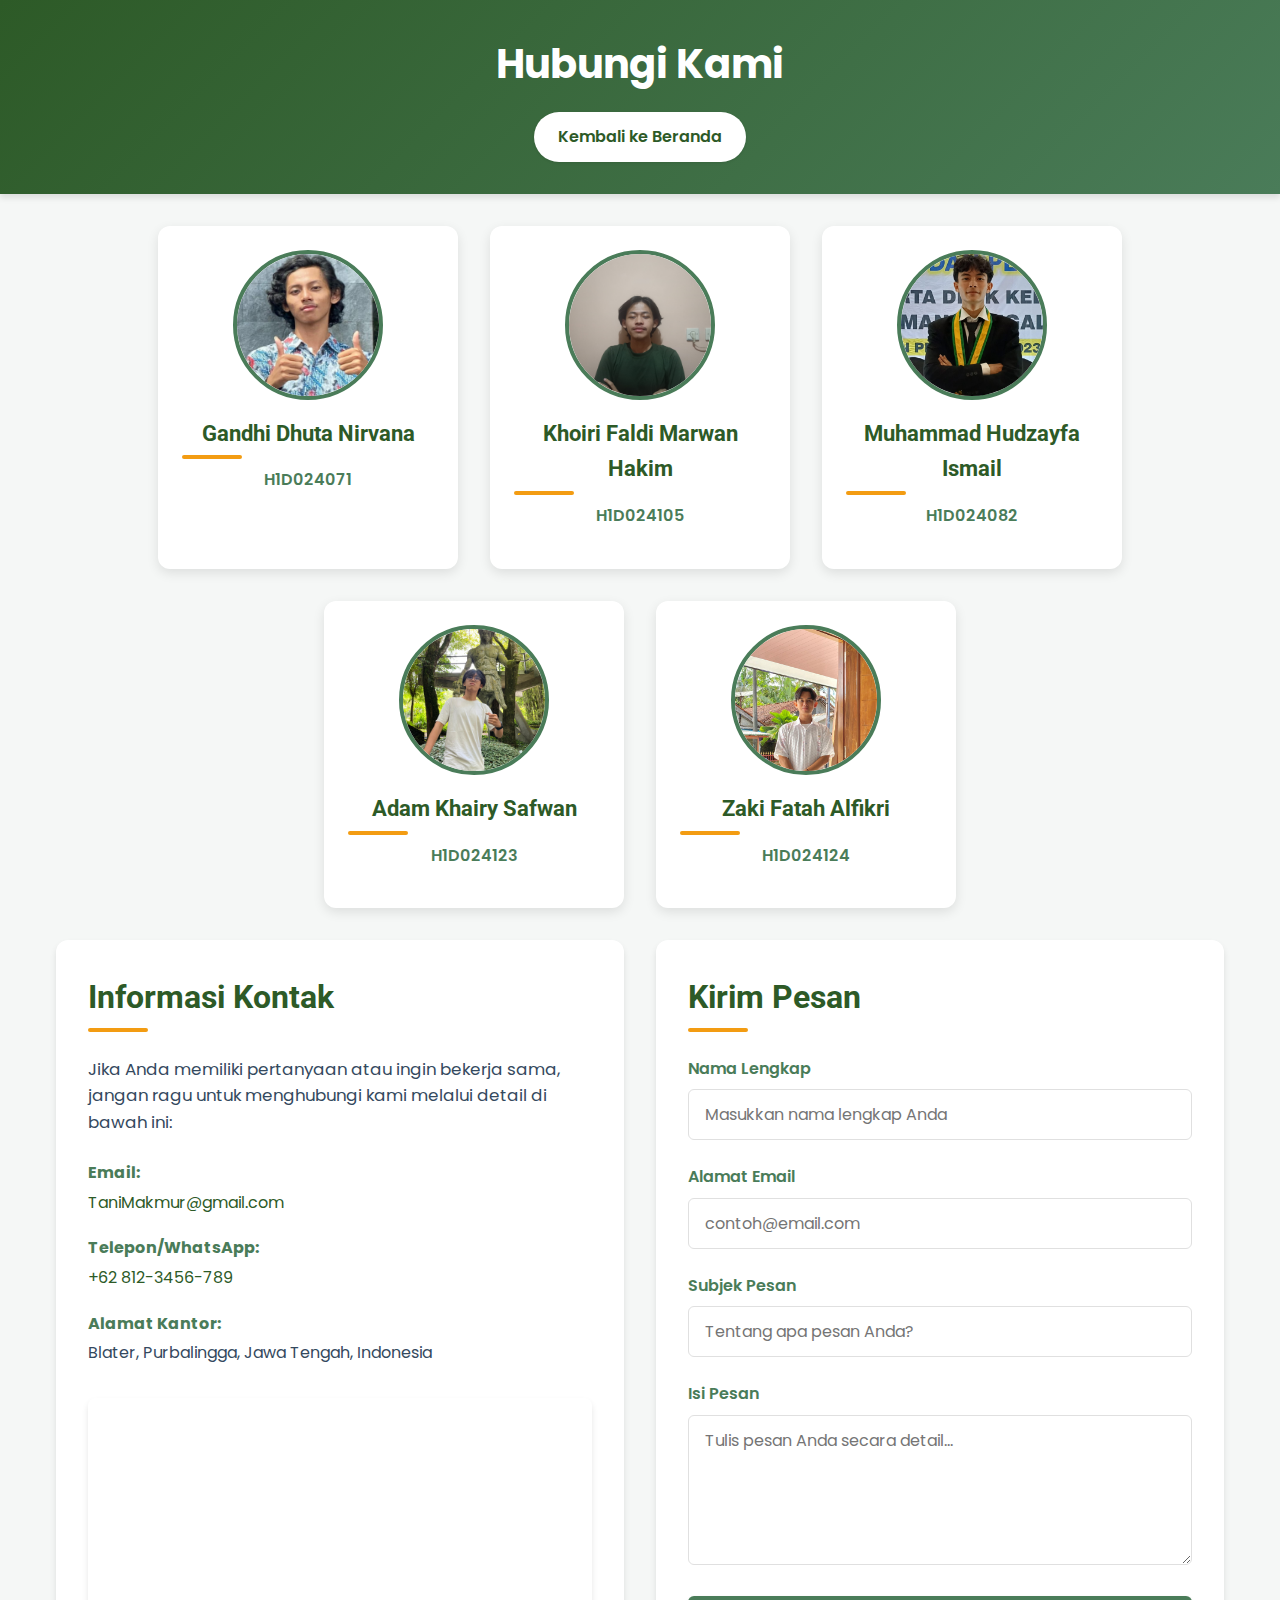
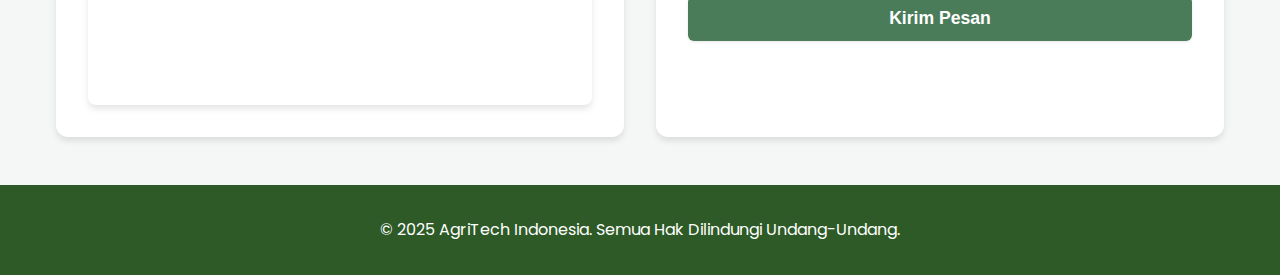
<file: kontak.html>
<!DOCTYPE html>
<html lang="id">
<head>
    <meta charset="UTF-8">
    <meta name="viewport" content="width=device-width, initial-scale=1.0">
    <meta name="description" content="Hubungi AgriTech Indonesia untuk informasi lebih lanjut tentang solusi pertanian modern">
    <title>Kontak Kami - AgriTech Indonesia</title>
    <link href="https://fonts.googleapis.com/css2?family=Poppins:wght@300;400;600;700&family=Roboto:wght@400;700&display=swap" rel="stylesheet">
    <style>
        :root {
            --primary-color: #2d5a27;
            --secondary-color: #4a7c59;
            --accent-color: #f39c12;
            --background-color: #f5f7f6;
            --card-background: #ffffff;
            --text-color: #34495e;
            --border-color: #e0e0e0;
            --success-bg: #d4edda;
            --success-text: #155724;
            --error-bg: #f8d7da;
            --error-text: #721c24;
            --shadow-sm: 0 1px 3px rgba(0, 0, 0, 0.1);
            --shadow-md: 0 4px 6px rgba(0, 0, 0, 0.1);
            --shadow-lg: 0 10px 15px rgba(0, 0, 0, 0.1);
        }

        * {
            margin: 0;
            padding: 0;
            box-sizing: border-box;
        }

        body {
            font-family: 'Poppins', sans-serif;
            background-color: var(--background-color);
            color: var(--text-color);
            line-height: 1.6;
            scroll-behavior: smooth;
        }

        /* Header */
        header {
            background: linear-gradient(135deg, var(--primary-color), var(--secondary-color));
            color: white;
            padding: 2rem 0;
            text-align: center;
            box-shadow: var(--shadow-md);
            position: relative;
        }

        header h1 {
            margin: 0;
            font-size: 2.5rem;
            font-weight: 700;
            margin-bottom: 1rem;
        }

        .home-btn {
            display: inline-block;
            background-color: white;
            color: var(--primary-color);
            text-decoration: none;
            font-size: 1rem;
            font-weight: 600;
            padding: 0.75rem 1.5rem;
            border-radius: 50px;
            transition: all 0.3s ease;
            box-shadow: var(--shadow-sm);
        }

        .home-btn:hover {
            background-color: var(--accent-color);
            color: white;
            transform: translateY(-2px);
            box-shadow: var(--shadow-md);
        }

        /* Main Content */
        main {
            max-width: 1200px;
            margin: 2rem auto;
            padding: 0 1rem;
        }

        .profiles-container {
        max-width: 1200px;
        margin: 2rem auto;
        padding: 0 1rem;
    }

    .profile-row {
        display: flex;
        flex-wrap: wrap;
        justify-content: center;
        gap: 2rem;
        margin-bottom: 2rem;
    }

    .profile-section {
        flex: 1;
        min-width: 250px;
        max-width: 300px;
        background-color: #ffffff;
        border-radius: 12px;
        padding: 1.5rem;
        text-align: center;
        box-shadow: 0 4px 12px rgba(0, 0, 0, 0.1);
        transition: transform 0.3s ease;
    }

    .profile-section:hover {
        transform: translateY(-5px);
    }

    .profile-picture {
        width: 150px;
        height: 150px;
        border-radius: 50%;
        object-fit: cover;
        border: 4px solid #4a7c59;
        margin: 0 auto 1rem;
        display: block;
    }

    .profile-name {
        font-size: 1.4rem;
        color: #2d5a27;
        margin-bottom: 0.5rem;
    }

    .profile-title {
        color: #4a7c59;
        font-weight: 600;
        margin-bottom: 1rem;
    }

    .profile-bio {
        color: #555;
        font-size: 0.9rem;
        line-height: 1.5;
    }

    @media (max-width: 768px) {
        .profile-row {
            flex-direction: column;
            align-items: center;
        }
        
        .profile-section {
            max-width: 100%;
            margin-bottom: 1.5rem;
        }
    }

    .contact-container {
        display: flex;
        flex-wrap: wrap;
        gap: 2rem;
        margin-bottom: 2rem;
    }

    .contact-info, .contact-form {
        flex: 1;
        min-width: 300px;
            background-color: var(--card-background);
            border-radius: 12px;
            padding: 2rem;
            box-shadow: var(--shadow-md);
        }

        h2 {
            font-family: 'Roboto', sans-serif;
            color: var(--primary-color);
            margin-bottom: 1.5rem;
            font-size: 2rem;
            font-weight: 700;
            position: relative;
            padding-bottom: 0.5rem;
        }

        h2::after {
            content: '';
            position: absolute;
            bottom: 0;
            left: 0;
            width: 60px;
            height: 4px;
            background-color: var(--accent-color);
            border-radius: 2px;
        }

        .contact-info p {
            margin-bottom: 1.5rem;
            font-size: 1.05rem;
        }

        .contact-list {
            list-style: none;
            margin-bottom: 2rem;
        }

        .contact-list li {
            margin-bottom: 1.25rem;
            display: flex;
            align-items: flex-start;
            gap: 1rem;
        }

        .contact-icon {
            width: 24px;
            height: 24px;
            flex-shrink: 0;
            color: var(--secondary-color);
        }

        .contact-list strong {
            color: var(--secondary-color);
            display: block;
            margin-bottom: 0.25rem;
        }

        .contact-list a {
            color: var(--primary-color);
            text-decoration: none;
            transition: color 0.3s ease;
        }

        .contact-list a:hover {
            color: var(--accent-color);
            text-decoration: underline;
        }

        .map-container {
            margin-top: 2rem;
            border-radius: 8px;
            overflow: hidden;
            box-shadow: var(--shadow-md);
        }

        .map-container iframe {
            width: 100%;
            height: 300px;
            border: none;
        }

        /* Form Styles */
        .form-group {
            margin-bottom: 1.5rem;
        }

        .form-group label {
            display: block;
            margin-bottom: 0.5rem;
            font-weight: 600;
            color: var(--secondary-color);
        }

        .form-control {
            width: 100%;
            padding: 0.75rem 1rem;
            border: 1px solid var(--border-color);
            border-radius: 6px;
            font-family: 'Poppins', sans-serif;
            font-size: 1rem;
            transition: all 0.3s ease;
        }

        .form-control:focus {
            border-color: var(--accent-color);
            box-shadow: 0 0 0 3px rgba(243, 156, 18, 0.2);
            outline: none;
        }

        textarea.form-control {
            min-height: 150px;
            resize: vertical;
        }

        .submit-btn {
            background-color: var(--secondary-color);
            color: white;
            border: none;
            padding: 0.75rem 1.5rem;
            font-size: 1.1rem;
            font-weight: 600;
            border-radius: 6px;
            cursor: pointer;
            transition: all 0.3s ease;
            width: 100%;
            box-shadow: var(--shadow-sm);
        }

        .submit-btn:hover {
            background-color: var(--primary-color);
            transform: translateY(-2px);
            box-shadow: var(--shadow-md);
        }

        /* Message Styles */
        .alert {
            padding: 1rem;
            border-radius: 6px;
            margin-top: 1.5rem;
            font-weight: 600;
            text-align: center;
            animation: fadeIn 0.5s ease-out;
        }

        .alert-success {
            background-color: var(--success-bg);
            color: var(--success-text);
            border: 1px solid #b7e3c1;
        }

        .alert-error {
            background-color: var(--error-bg);
            color: var(--error-text);
            border: 1px solid #f2b3b7;
        }

        .hidden {
            display: none;
        }

        /* Footer */
        footer {
            background-color: var(--primary-color);
            color: white;
            text-align: center;
            padding: 2rem 0;
            margin-top: 3rem;
        }

        .footer-content {
            max-width: 1200px;
            margin: 0 auto;
            padding: 0 1rem;
        }

        /* Animations */
        @keyframes fadeIn {
            from { opacity: 0; transform: translateY(10px); }
            to { opacity: 1; transform: translateY(0); }
        }

        /* Responsive Design */
        @media (max-width: 768px) {
            header h1 {
                font-size: 2rem;
            }

            .profile-picture {
                width: 120px;
                height: 120px;
            }

            .profile-name {
                font-size: 1.5rem;
            }

            h2 {
                font-size: 1.75rem;
            }

            .contact-container {
                flex-direction: column;
            }
        }

        @media (max-width: 480px) {
            header h1 {
                font-size: 1.75rem;
            }

            .home-btn {
                padding: 0.5rem 1rem;
                font-size: 0.9rem;
            }

            .profile-section, 
            .contact-info, 
            .contact-form {
                padding: 1.5rem;
            }

            h2 {
                font-size: 1.5rem;
            }
        }
    </style>
</head>
<body>
    <header>
        <h1>Hubungi Kami</h1>
        <a href="h.html" class="home-btn">Kembali ke Beranda</a>
    </header>

    <main>
        <section class="profiles-container">
    <div class="profile-row">
        <section class="profile-section">
            <img src="gan.jpg" alt="Foto Gandhi Dhuta Nirvana" class="profile-picture">
            <h2 class="profile-name">Gandhi Dhuta Nirvana</h2>
            <p class="profile-title">H1D024071</p>
        </section>

        <section class="profile-section">
            <img src="ipal.jpg" alt="Foto Khoiri Faldi Marwan Hakim" class="profile-picture">
            <h2 class="profile-name">Khoiri Faldi Marwan Hakim</h2>
            <p class="profile-title">H1D024105</p>
        </section>

        <section class="profile-section">
            <img src="jep.jpg" alt="Foto Muhammad Hudzayfa Ismail" class="profile-picture">
            <h2 class="profile-name">Muhammad Hudzayfa Ismail</h2>
            <p class="profile-title">H1D024082</p>
        </section>
    </div>

    <div class="profile-row">
        <section class="profile-section">
            <img src="kairi.jpg" alt="Foto Adam Khairy Safwan" class="profile-picture">
            <h2 class="profile-name">Adam Khairy Safwan</h2>
            <p class="profile-title">H1D024123</p>
        </section>

        <section class="profile-section">
            <img src="zaki.jpg" alt="Foto Zaki Fatah Alfikri" class="profile-picture">
            <h2 class="profile-name">Zaki Fatah Alfikri</h2>
            <p class="profile-title">H1D024124</p>
        </section>
    </div>
</section>

        <div class="contact-container">
            <section class="contact-info">
                <h2>Informasi Kontak</h2>
                <p>Jika Anda memiliki pertanyaan atau ingin bekerja sama, jangan ragu untuk menghubungi kami melalui detail di bawah ini:</p>
                
                <ul class="contact-list">
                    <li>
                        <div>
                            <strong>Email:</strong>
                            <a href="mailto:TaniMakmur@gmail.com">TaniMakmur@gmail.com</a>
                        </div>
                    </li>
                    <li>
                        <div>
                            <strong>Telepon/WhatsApp:</strong>
                            <a href="tel:+628123456789">+62 812-3456-789</a>
                        </div>
                    </li>
                    <li>
                        <div>
                            <strong>Alamat Kantor:</strong>
                            <span>Blater, Purbalingga, Jawa Tengah, Indonesia</span>
                        </div>
                    </li>
                </ul>

                <div class="map-container">
                    <iframe
                        src="https://www.google.com/maps/embed?pb=!1m18!1m12!1m3!1d3957.262590680193!2d109.33103617498064!3d-7.42611129257005!2m3!1f0!2f0!3f0!3m2!1i1024!2i768!4f13.1!3m3!1m2!1s0x2e65590928f090b3%3A0xf6358c5c7d0d04c4!2sBlater%2C%20Kalimanah%2C%20Purbalingga%20Regency%2C%20Central%20Java!5e0!3m2!1sen!2sid!4v1717415309605!5m2!1sen!2sid"
                        allowfullscreen=""
                        loading="lazy"
                        referrerpolicy="no-referrer-when-downgrade"
                    ></iframe>
                </div>
            </section>

            <section class="contact-form">
                <h2>Kirim Pesan</h2>
                <form id="contactForm">
                    <div class="form-group">
                        <label for="name">Nama Lengkap</label>
                        <input type="text" id="name" class="form-control" placeholder="Masukkan nama lengkap Anda" required>
                    </div>
                    <div class="form-group">
                        <label for="email">Alamat Email</label>
                        <input type="email" id="email" class="form-control" placeholder="contoh@email.com" required>
                    </div>
                    <div class="form-group">
                        <label for="subject">Subjek Pesan</label>
                        <input type="text" id="subject" class="form-control" placeholder="Tentang apa pesan Anda?">
                    </div>
                    <div class="form-group">
                        <label for="message">Isi Pesan</label>
                        <textarea id="message" class="form-control" placeholder="Tulis pesan Anda secara detail..." required></textarea>
                    </div>
                    <button type="submit" class="submit-btn">Kirim Pesan</button>
                    <div id="formMessage" class="alert hidden"></div>
                </form>
            </section>
        </div>
    </main>

    <footer>
        <div class="footer-content">
            <p>&copy; 2025 AgriTech Indonesia. Semua Hak Dilindungi Undang-Undang.</p>
        </div>
    </footer>

    <script>
        document.addEventListener('DOMContentLoaded', function() {
            const contactForm = document.getElementById('contactForm');
            const formMessage = document.getElementById('formMessage');

            if (contactForm) {
                contactForm.addEventListener('submit', function(event) {
                    event.preventDefault();
                    
                    // Validate form
                    const name = document.getElementById('name').value.trim();
                    const email = document.getElementById('email').value.trim();
                    const message = document.getElementById('message').value.trim();
                    
                    if (!name || !email || !message) {
                        formMessage.textContent = 'Harap isi semua field yang wajib diisi!';
                        formMessage.className = 'alert alert-error';
                        formMessage.classList.remove('hidden');
                        return;
                    }
                    
                    // Simulate form submission
                    formMessage.textContent = 'Terima kasih! Pesan Anda telah berhasil dikirim. Kami akan segera menghubungi Anda.';
                    formMessage.className = 'alert alert-success';
                    formMessage.classList.remove('hidden');
                    
                    // Reset form after 5 seconds
                    setTimeout(() => {
                        contactForm.reset();
                        formMessage.classList.add('hidden');
                    }, 5000);
                });
            }
        });
    </script>
</body>
</html>
</file>
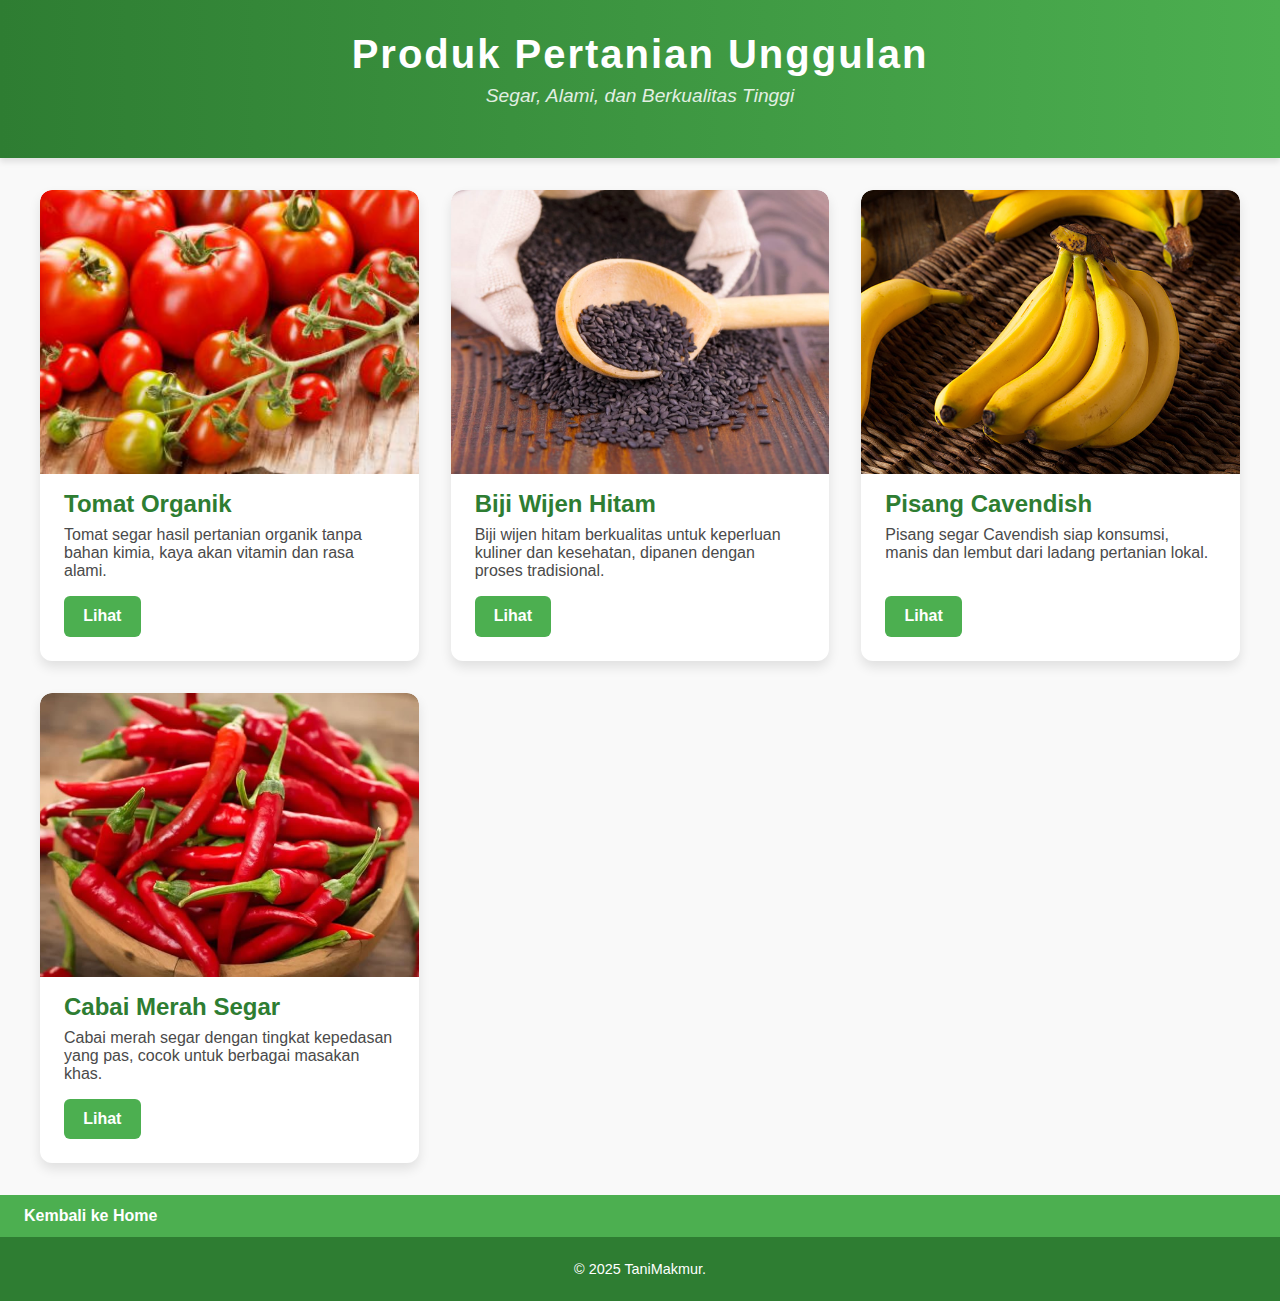
<file: PageProduk.html>
<!DOCTYPE html>
<html lang="id">
<head>
  <meta charset="UTF-8" />
  <meta name="viewport" content="width=device-width, initial-scale=1" />
  <title>Daftar Produk Pertanian</title>
  <style>
    :root {
      --green-light: #d0f0c0;
      --green-medium: #4caf50;
      --green-dark: #2e7d32;
      --green-accent: #81c784;
      --gray-light: #f9f9f9;
      --gray-dark: #333;
    }

    body {
      margin: 0;
      font-family: 'Segoe UI', Tahoma, Geneva, Verdana, sans-serif;
      background-color: var(--gray-light);
      color: var(--green-dark);
      display: flex;
      flex-direction: column;
      min-height: 100vh;
    }

    header {
      background: linear-gradient(90deg, var(--green-dark), var(--green-medium));
      color: white;
      padding: 2rem 1rem;
      text-align: center;
      box-shadow: 0 4px 6px rgba(0,0,0,0.1);
    }

    header h1 {
      margin: 0;
      font-weight: 700;
      font-size: 2.5rem;
      letter-spacing: 2px;
    }

    header p {
      margin-top: 0.5rem;
      font-weight: 400;
      font-size: 1.2rem;
      font-style: italic;
      opacity: 0.85;
    }

    main {
      flex: 1;
      padding: 2rem 1rem;
      max-width: 1200px;
      margin: 0 auto;
    }

    .products {
      display: grid;
      grid-template-columns: repeat(auto-fit, minmax(280px, 1fr));
      gap: 2rem;
    }

    .product-card {
      background-color: white;
      border-radius: 12px;
      box-shadow: 0 6px 12px rgba(0, 0, 0, 0.1);
      overflow: hidden;
      display: flex;
      flex-direction: column;
      transition: transform 0.3s ease, box-shadow 0.3s ease;
      color: var(--green-dark);
      text-decoration: none;
    }

    .product-card:hover {
      transform: translateY(-8px);
      box-shadow: 0 12px 24px rgba(0, 0, 0, 0.15);
    }

    .product-image {
      width: 100%;
      aspect-ratio: 4 / 3;
      object-fit: cover;
      border-top-left-radius: 12px;
      border-top-right-radius: 12px;
    }

    .product-content {
      padding: 1rem 1.5rem 1.5rem;
      display: flex;
      flex-direction: column;
      flex: 1;
    }

    .product-title {
      font-size: 1.5rem;
      font-weight: 700;
      margin: 0 0 0.5rem 0;
      color: var(--green-dark);
    }

    .product-description {
      flex: 1;
      font-size: 1rem;
      margin: 0 0 1rem 0;
      color: #4a4a4a;
    }

    .btn-see {
      background-color: var(--green-medium);
      color: white;
      border: none;
      border-radius: 6px;
      padding: 0.7rem 1.2rem;
      font-weight: 600;
      font-size: 1rem;
      cursor: pointer;
      align-self: flex-start;
      transition: background-color 0.3s ease;
      text-decoration: none;
      text-align: center;
      display: inline-block;
      max-width: fit-content;
    }

    .btn-see:hover,
    .btn-see:focus {
      background-color: var(--green-dark);
    }
    .btn-back {
      background-color: var(--green-medium);
      color: white;
      border: none;
      padding: 0.75rem 1.5rem;
      font-size: 1rem;
      font-weight: 600;
      cursor: pointer;
      text-decoration: none;
      transition: background-color 0.3s ease;
    }

    footer {
      background-color: var(--green-dark);
      color: white;
      text-align: center;
      padding: 1.5rem 1rem;
      font-weight: 500;
      font-size: 0.9rem;
    }

    @media (max-width: 400px) {
      header h1 {
        font-size: 2rem;
      }

      .product-title {
        font-size: 1.3rem;
      }
    }
  </style>
</head>
<body>
  <header>
    <h1>Produk Pertanian Unggulan</h1>
    <p>Segar, Alami, dan Berkualitas Tinggi</p>
  </header>
  <main>
    <section class="products" aria-label="Daftar Produk Pertanian">
      <a href="produk1.html" class="product-card" aria-label="Lihat detail Tomat Organik">
        <img class="product-image" src="foto1.jpg" alt="Tomat segar" />
        <div class="product-content">
          <h2 class="product-title">Tomat Organik</h2>
          <p class="product-description">Tomat segar hasil pertanian organik tanpa bahan kimia, kaya akan vitamin dan rasa alami.</p>
          <span class="btn-see">Lihat</span>
        </div>
      </a>
      <a href="produk2.html" class="product-card" aria-label="Lihat detail Biji Wijen Hitam">
        <img class="product-image" src="foto2.jpg" alt="Wijen hitam" />
        <div class="product-content">
          <h2 class="product-title">Biji Wijen Hitam</h2>
          <p class="product-description">Biji wijen hitam berkualitas untuk keperluan kuliner dan kesehatan, dipanen dengan proses tradisional.</p>
          <span class="btn-see">Lihat</span>
        </div>
      </a>
      <a href="produk3.html" class="product-card" aria-label="Lihat detail Pisang Cavendish">
        <img class="product-image" src="foto3.jpg" alt="Pisang segar" />
        <div class="product-content">
          <h2 class="product-title">Pisang Cavendish</h2>
          <p class="product-description">Pisang segar Cavendish siap konsumsi, manis dan lembut dari ladang pertanian lokal.</p>
          <span class="btn-see">Lihat</span>
        </div>
      </a>
      <a href="produk4.html" class="product-card" aria-label="Lihat detail Cabai Merah Segar">
        <img class="product-image" src="foto4.jpg" alt="Cabai merah" />
        <div class="product-content">
          <h2 class="product-title">Cabai Merah Segar</h2>
          <p class="product-description">Cabai merah segar dengan tingkat kepedasan yang pas, cocok untuk berbagai masakan khas.</p>
          <span class="btn-see">Lihat</span>
        </div>
      </a>
    </section>
  </main>

  <a href="h.html" class="btn-back" aria-label="Kembali ke home">Kembali ke Home</a>
  <footer>
    &copy; 2025 TaniMakmur.
  </footer>
</body>
</html>
</file>
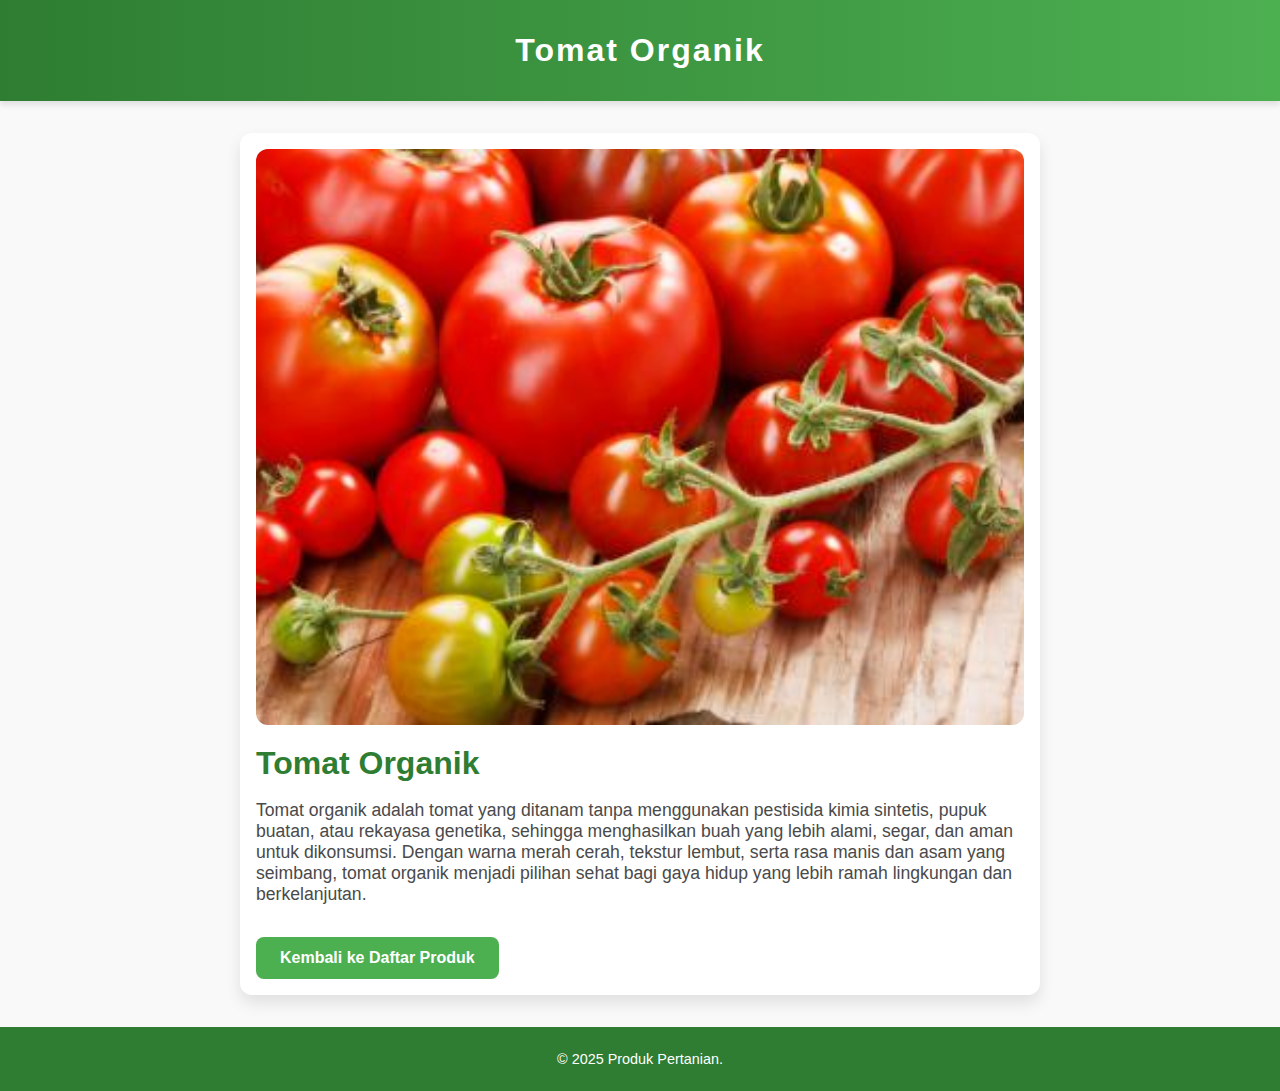
<file: produk1.html>
<!DOCTYPE html>
<html lang="id">
<head>
  <meta charset="UTF-8" />
  <meta name="viewport" content="width=device-width, initial-scale=1" />
  <title>Tomat Organik - Produk Pertanian</title>
  <style>
    :root {
      --green-light: #d0f0c0;
      --green-medium: #4caf50;
      --green-dark: #2e7d32;
      --green-accent: #81c784;
      --gray-light: #f9f9f9;
      --gray-dark: #333;
    }
    body {
      margin: 0;
      font-family: 'Segoe UI', Tahoma, Geneva, Verdana, sans-serif;
      background-color: var(--gray-light);
      color: var(--green-dark);
      display: flex;
      flex-direction: column;
      min-height: 100vh;
    }
    header {
      background: linear-gradient(90deg, var(--green-dark), var(--green-medium));
      color: white;
      padding: 2rem 1rem;
      text-align: center;
      box-shadow: 0 4px 6px rgba(0,0,0,0.1);
    }
    header h1 {
      margin: 0;
      font-weight: 700;
      font-size: 2rem;
      letter-spacing: 2px;
    }
    main {
      flex: 1;
      padding: 2rem 1rem;
      max-width: 800px;
      margin: 0 auto;
    }
    .product-detail {
      background: white;
      border-radius: 12px;
      box-shadow: 0 8px 16px rgba(0,0,0,0.1);
      padding: 1rem;
    }
    .product-image {
      width: 100%;
      border-radius: 12px;
      object-fit: cover;
      aspect-ratio: 4 / 3;
    }
    .product-title {
      font-size: 2rem;
      font-weight: 700;
      margin: 1rem 0 0.5rem 0;
    }
    .product-description {
      font-size: 1.1rem;
      color: #4a4a4a;
      margin-bottom: 2rem;
    }
    .btn-back {
      background-color: var(--green-medium);
      color: white;
      border: none;
      border-radius: 8px;
      padding: 0.75rem 1.5rem;
      font-size: 1rem;
      font-weight: 600;
      cursor: pointer;
      text-decoration: none;
      display: inline-block;
      transition: background-color 0.3s ease;
    }
    .btn-back:hover,
    .btn-back:focus {
      background-color: var(--green-dark);
    }
    footer {
      background-color: var(--green-dark);
      color: white;
      text-align: center;
      padding: 1.5rem 1rem;
      font-weight: 500;
      font-size: 0.9rem;
    }
  </style>
</head>
<body>
  <header>
    <h1>Tomat Organik</h1>
  </header>
  <main>
    <section class="product-detail" aria-label="Detail Produk Tomat Organik">
      <img class="product-image" src="foto1.jpg" alt="Tomat segar" />
      <h2 class="product-title">Tomat Organik</h2>
      <p class="product-description">Tomat organik adalah tomat yang ditanam tanpa menggunakan pestisida kimia sintetis, pupuk buatan, atau rekayasa genetika, sehingga menghasilkan buah yang lebih alami, segar, dan aman untuk dikonsumsi. Dengan warna merah cerah, tekstur lembut, serta rasa manis dan asam yang seimbang, tomat organik menjadi pilihan sehat bagi gaya hidup yang lebih ramah lingkungan dan berkelanjutan.</p>
      <a href="PageProduk.html" class="btn-back" aria-label="Kembali ke daftar produk">Kembali ke Daftar Produk</a>
    </section>
  </main>
  <footer>
    &copy; 2025 Produk Pertanian.
  </footer>
</body>
</html>
</file>
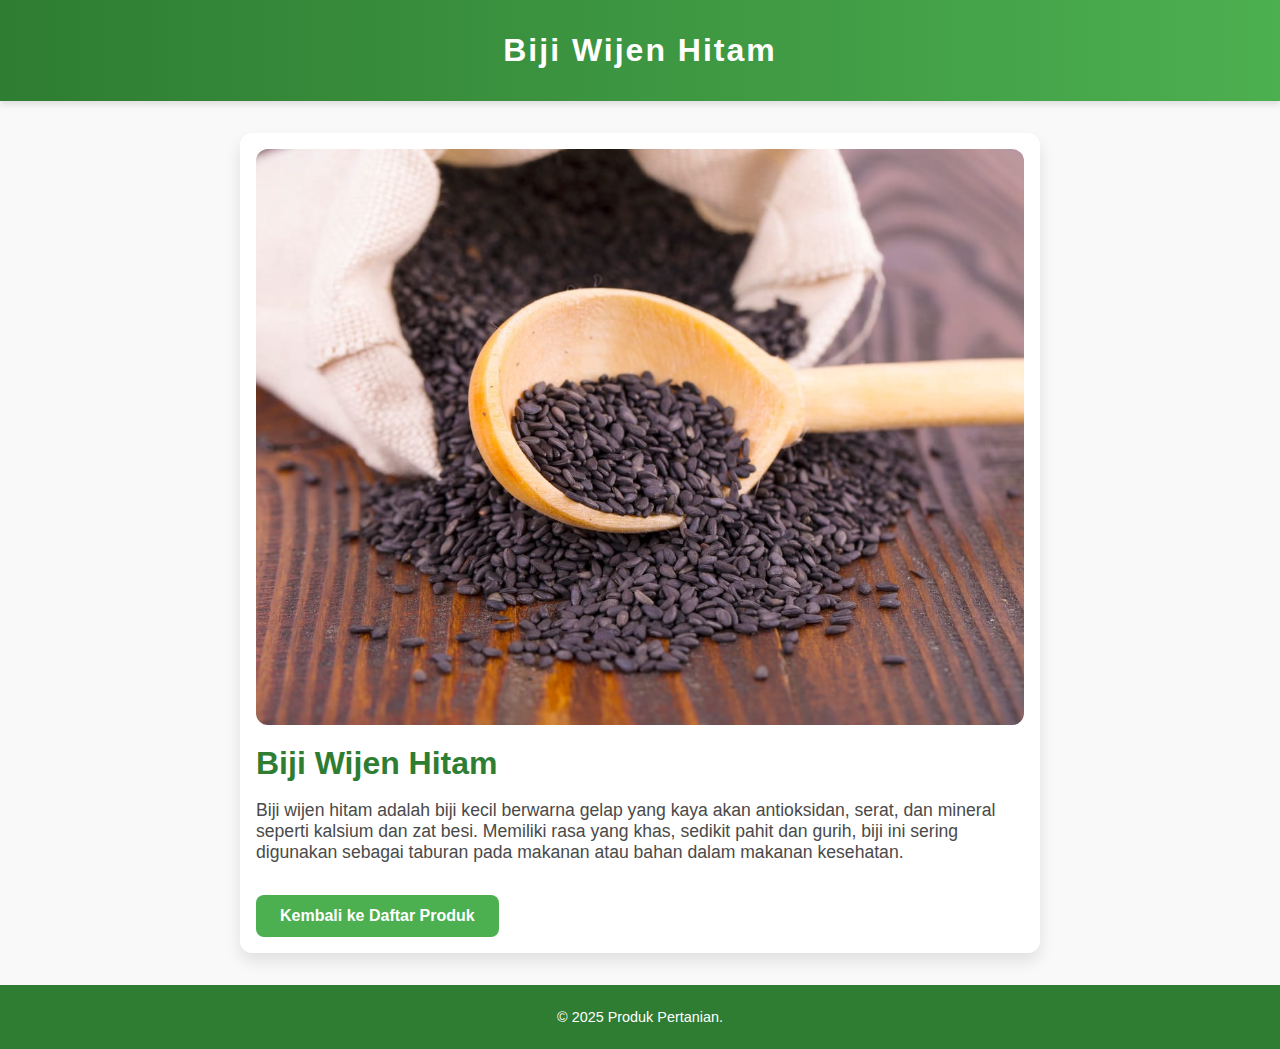
<file: produk2.html>
<!DOCTYPE html>
<html lang="id">
<head>
  <meta charset="UTF-8" />
  <meta name="viewport" content="width=device-width, initial-scale=1" />
  <title>Tomat Organik - Produk Pertanian</title>
  <style>
    :root {
      --green-light: #d0f0c0;
      --green-medium: #4caf50;
      --green-dark: #2e7d32;
      --green-accent: #81c784;
      --gray-light: #f9f9f9;
      --gray-dark: #333;
    }
    body {
      margin: 0;
      font-family: 'Segoe UI', Tahoma, Geneva, Verdana, sans-serif;
      background-color: var(--gray-light);
      color: var(--green-dark);
      display: flex;
      flex-direction: column;
      min-height: 100vh;
    }
    header {
      background: linear-gradient(90deg, var(--green-dark), var(--green-medium));
      color: white;
      padding: 2rem 1rem;
      text-align: center;
      box-shadow: 0 4px 6px rgba(0,0,0,0.1);
    }
    header h1 {
      margin: 0;
      font-weight: 700;
      font-size: 2rem;
      letter-spacing: 2px;
    }
    main {
      flex: 1;
      padding: 2rem 1rem;
      max-width: 800px;
      margin: 0 auto;
    }
    .product-detail {
      background: white;
      border-radius: 12px;
      box-shadow: 0 8px 16px rgba(0,0,0,0.1);
      padding: 1rem;
    }
    .product-image {
      width: 100%;
      border-radius: 12px;
      object-fit: cover;
      aspect-ratio: 4 / 3;
    }
    .product-title {
      font-size: 2rem;
      font-weight: 700;
      margin: 1rem 0 0.5rem 0;
    }
    .product-description {
      font-size: 1.1rem;
      color: #4a4a4a;
      margin-bottom: 2rem;
    }
    .btn-back {
      background-color: var(--green-medium);
      color: white;
      border: none;
      border-radius: 8px;
      padding: 0.75rem 1.5rem;
      font-size: 1rem;
      font-weight: 600;
      cursor: pointer;
      text-decoration: none;
      display: inline-block;
      transition: background-color 0.3s ease;
    }
    .btn-back:hover,
    .btn-back:focus {
      background-color: var(--green-dark);
    }
    footer {
      background-color: var(--green-dark);
      color: white;
      text-align: center;
      padding: 1.5rem 1rem;
      font-weight: 500;
      font-size: 0.9rem;
    }
  </style>
</head>
<body>
  <header>
    <h1>Biji Wijen Hitam</h1>
  </header>
  <main>
    <section class="product-detail" aria-label="Detail Produk Tomat Organik">
      <img class="product-image" src="foto2.jpg" alt="Tomat segar" />
      <h2 class="product-title">Biji Wijen Hitam</h2>
      <p class="product-description">Biji wijen hitam adalah biji kecil berwarna gelap yang kaya akan antioksidan, serat, dan mineral seperti kalsium dan zat besi. Memiliki rasa yang khas, sedikit pahit dan gurih, biji ini sering digunakan sebagai taburan pada makanan atau bahan dalam makanan kesehatan.</p>
      <a href="PageProduk.html" class="btn-back" aria-label="Kembali ke daftar produk">Kembali ke Daftar Produk</a>
    </section>
  </main>
  <footer>
    &copy; 2025 Produk Pertanian.
</body>
</html>
</file>
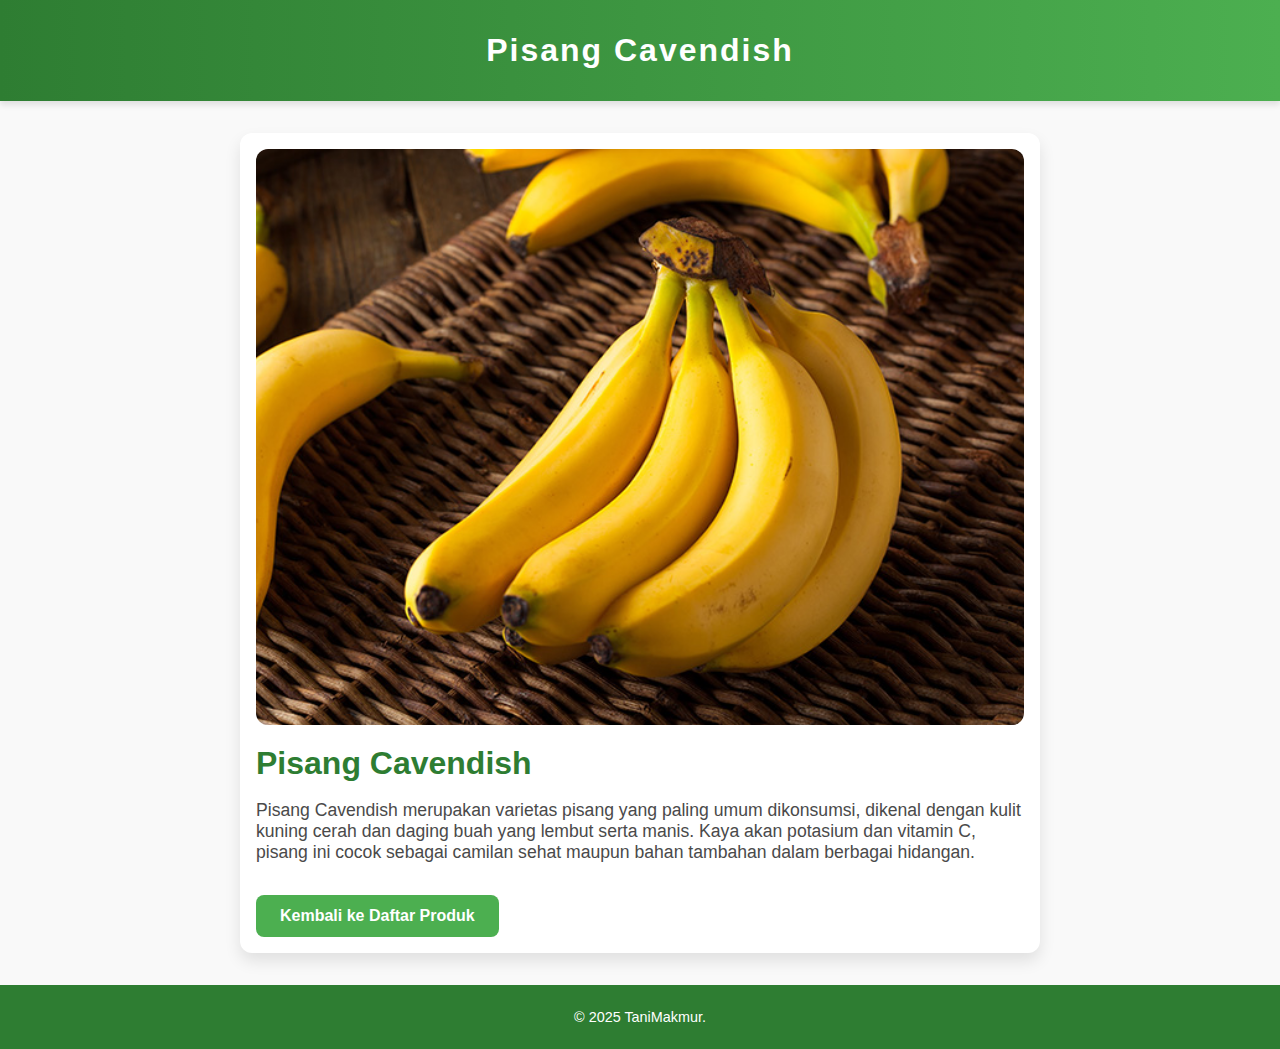
<file: produk3.html>
<!DOCTYPE html>
<html lang="id">
<head>
  <meta charset="UTF-8" />
  <meta name="viewport" content="width=device-width, initial-scale=1" />
  <title>Tomat Organik - Produk Pertanian</title>
  <style>
    :root {
      --green-light: #d0f0c0;
      --green-medium: #4caf50;
      --green-dark: #2e7d32;
      --green-accent: #81c784;
      --gray-light: #f9f9f9;
      --gray-dark: #333;
    }
    body {
      margin: 0;
      font-family: 'Segoe UI', Tahoma, Geneva, Verdana, sans-serif;
      background-color: var(--gray-light);
      color: var(--green-dark);
      display: flex;
      flex-direction: column;
      min-height: 100vh;
    }
    header {
      background: linear-gradient(90deg, var(--green-dark), var(--green-medium));
      color: white;
      padding: 2rem 1rem;
      text-align: center;
      box-shadow: 0 4px 6px rgba(0,0,0,0.1);
    }
    header h1 {
      margin: 0;
      font-weight: 700;
      font-size: 2rem;
      letter-spacing: 2px;
    }
    main {
      flex: 1;
      padding: 2rem 1rem;
      max-width: 800px;
      margin: 0 auto;
    }
    .product-detail {
      background: white;
      border-radius: 12px;
      box-shadow: 0 8px 16px rgba(0,0,0,0.1);
      padding: 1rem;
    }
    .product-image {
      width: 100%;
      border-radius: 12px;
      object-fit: cover;
      aspect-ratio: 4 / 3;
    }
    .product-title {
      font-size: 2rem;
      font-weight: 700;
      margin: 1rem 0 0.5rem 0;
    }
    .product-description {
      font-size: 1.1rem;
      color: #4a4a4a;
      margin-bottom: 2rem;
    }
    .btn-back {
      background-color: var(--green-medium);
      color: white;
      border: none;
      border-radius: 8px;
      padding: 0.75rem 1.5rem;
      font-size: 1rem;
      font-weight: 600;
      cursor: pointer;
      text-decoration: none;
      display: inline-block;
      transition: background-color 0.3s ease;
    }
    .btn-back:hover,
    .btn-back:focus {
      background-color: var(--green-dark);
    }
    footer {
      background-color: var(--green-dark);
      color: white;
      text-align: center;
      padding: 1.5rem 1rem;
      font-weight: 500;
      font-size: 0.9rem;
    }
  </style>
</head>
<body>
  <header>
    <h1>Pisang Cavendish</h1>
  </header>
  <main>
    <section class="product-detail" aria-label="Detail Produk Tomat Organik">
      <img class="product-image" src="foto3.jpg" alt="Tomat segar" />
      <h2 class="product-title">Pisang Cavendish</h2>
      <p class="product-description">Pisang Cavendish merupakan varietas pisang yang paling umum dikonsumsi, dikenal dengan kulit kuning cerah dan daging buah yang lembut serta manis. Kaya akan potasium dan vitamin C, pisang ini cocok sebagai camilan sehat maupun bahan tambahan dalam berbagai hidangan.</p>
      <a href="PageProduk.html" class="btn-back" aria-label="Kembali ke daftar produk">Kembali ke Daftar Produk</a>
    </section>
  </main>
  <footer>
    &copy; 2025 TaniMakmur.
  </footer>
</body>
</html>
</file>
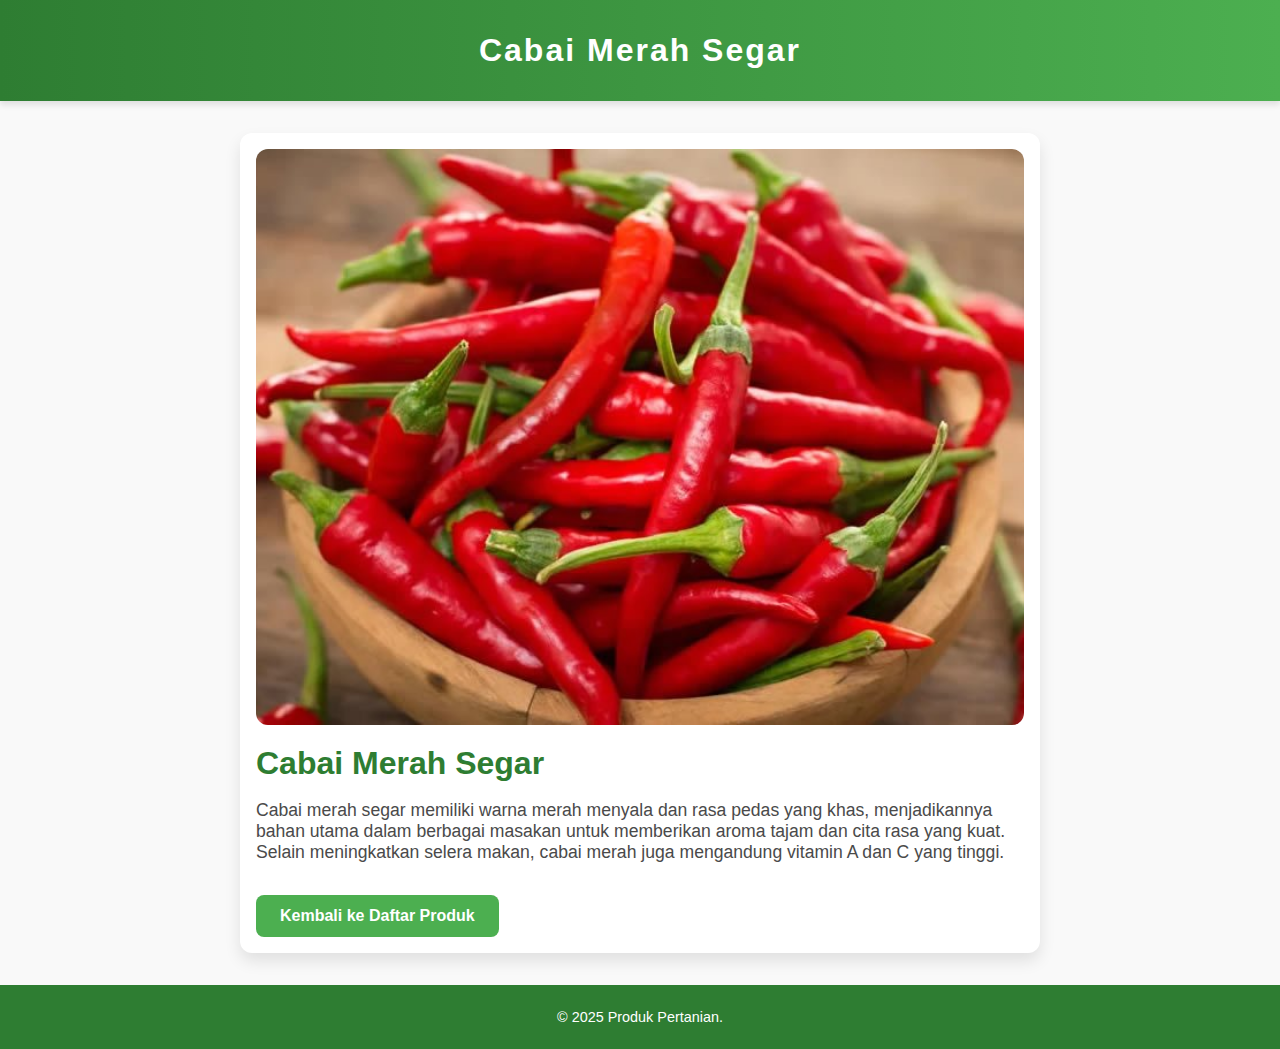
<file: produk4.html>
<!DOCTYPE html>
<html lang="id">
<head>
  <meta charset="UTF-8" />
  <meta name="viewport" content="width=device-width, initial-scale=1" />
  <title>Tomat Organik - Produk Pertanian</title>
  <style>
    :root {
      --green-light: #d0f0c0;
      --green-medium: #4caf50;
      --green-dark: #2e7d32;
      --green-accent: #81c784;
      --gray-light: #f9f9f9;
      --gray-dark: #333;
    }
    body {
      margin: 0;
      font-family: 'Segoe UI', Tahoma, Geneva, Verdana, sans-serif;
      background-color: var(--gray-light);
      color: var(--green-dark);
      display: flex;
      flex-direction: column;
      min-height: 100vh;
    }
    header {
      background: linear-gradient(90deg, var(--green-dark), var(--green-medium));
      color: white;
      padding: 2rem 1rem;
      text-align: center;
      box-shadow: 0 4px 6px rgba(0,0,0,0.1);
    }
    header h1 {
      margin: 0;
      font-weight: 700;
      font-size: 2rem;
      letter-spacing: 2px;
    }
    main {
      flex: 1;
      padding: 2rem 1rem;
      max-width: 800px;
      margin: 0 auto;
    }
    .product-detail {
      background: white;
      border-radius: 12px;
      box-shadow: 0 8px 16px rgba(0,0,0,0.1);
      padding: 1rem;
    }
    .product-image {
      width: 100%;
      border-radius: 12px;
      object-fit: cover;
      aspect-ratio: 4 / 3;
    }
    .product-title {
      font-size: 2rem;
      font-weight: 700;
      margin: 1rem 0 0.5rem 0;
    }
    .product-description {
      font-size: 1.1rem;
      color: #4a4a4a;
      margin-bottom: 2rem;
    }
    .btn-back {
      background-color: var(--green-medium);
      color: white;
      border: none;
      border-radius: 8px;
      padding: 0.75rem 1.5rem;
      font-size: 1rem;
      font-weight: 600;
      cursor: pointer;
      text-decoration: none;
      display: inline-block;
      transition: background-color 0.3s ease;
    }
    .btn-back:hover,
    .btn-back:focus {
      background-color: var(--green-dark);
    }
    footer {
      background-color: var(--green-dark);
      color: white;
      text-align: center;
      padding: 1.5rem 1rem;
      font-weight: 500;
      font-size: 0.9rem;
    }
  </style>
</head>
<body>
  <header>
    <h1>Cabai Merah Segar</h1>
  </header>
  <main>
    <section class="product-detail" aria-label="Detail Produk Tomat Organik">
      <img class="product-image" src="foto4.jpg" alt="Tomat segar" />
      <h2 class="product-title">Cabai Merah Segar</h2>
      <p class="product-description">Cabai merah segar memiliki warna merah menyala dan rasa pedas yang khas, menjadikannya bahan utama dalam berbagai masakan untuk memberikan aroma tajam dan cita rasa yang kuat. Selain meningkatkan selera makan, cabai merah juga mengandung vitamin A dan C yang tinggi.</p>
      <a href="PageProduk.html" class="btn-back" aria-label="Kembali ke daftar produk">Kembali ke Daftar Produk</a>
    </section>
  </main>
  <footer>
    &copy; 2025 Produk Pertanian.
  </footer>
</body>
</html>
</file>
